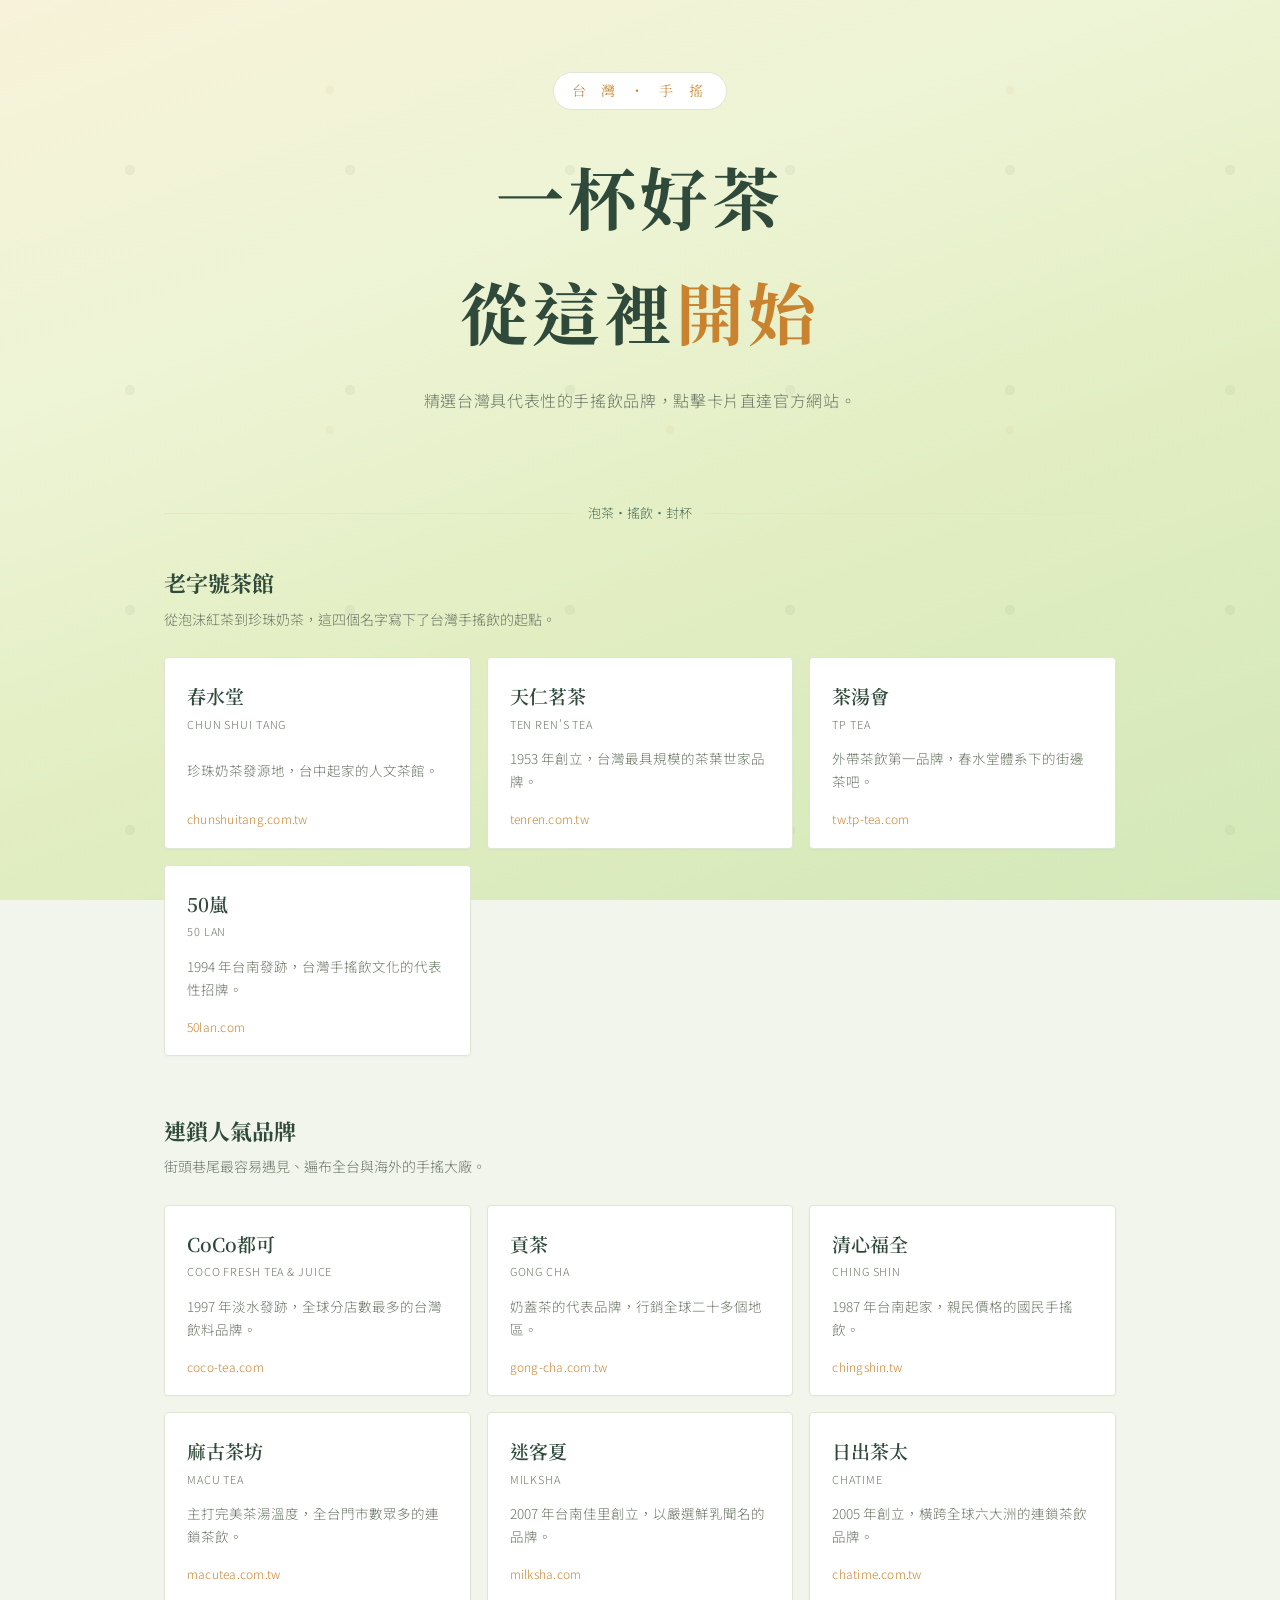
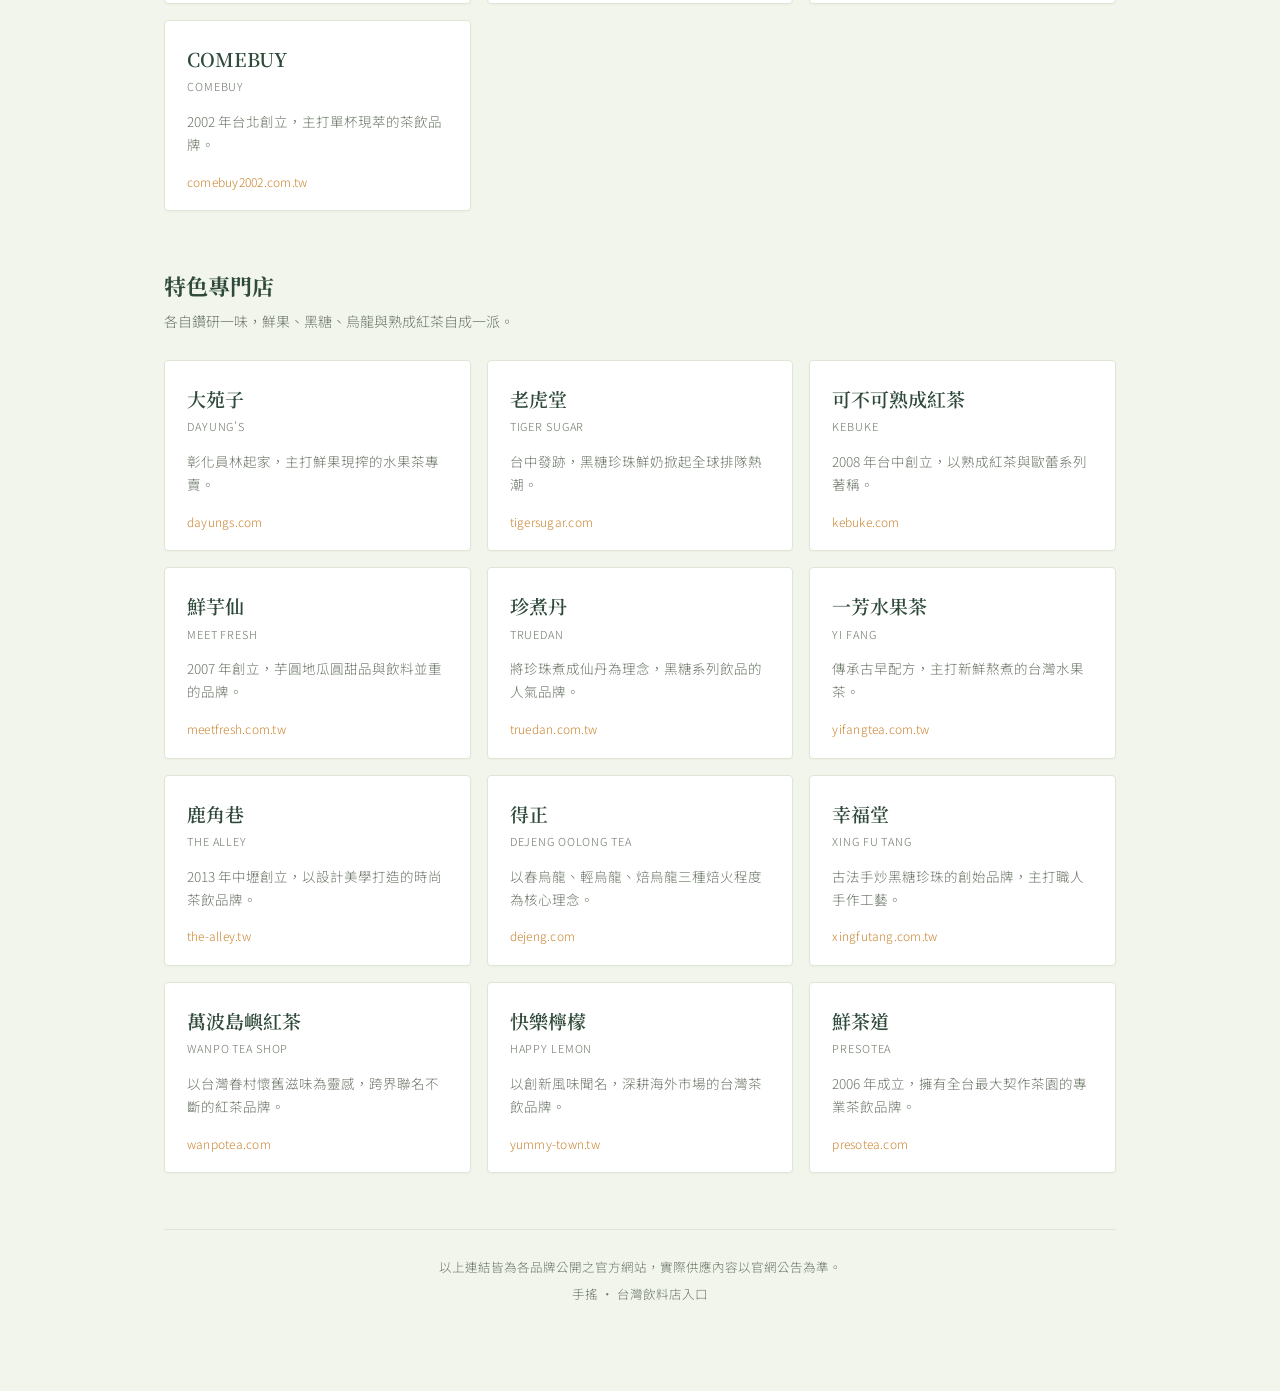
<file: index.html>
<!DOCTYPE html>
<html lang="zh-Hant">
<head>
<meta charset="UTF-8">
<meta name="viewport" content="width=device-width, initial-scale=1.0">
<title>手搖飲料店入口</title>
<link rel="preconnect" href="https://fonts.googleapis.com">
<link href="https://fonts.googleapis.com/css2?family=Noto+Serif+TC:wght@400;600;700&family=Noto+Sans+TC:wght@300;400;500&display=swap" rel="stylesheet">
<style>
  :root{
    --bg: #f2f5ec;
    --bg-panel: #ffffff;
    --tea-green: #2f4a3a;
    --tea-green-soft: #4c6e57;
    --amber: #c9832e;
    --amber-soft: #e3a857;
    --ink: #2a2f28;
    --muted: #6c7768;
    --line: #dfe6d6;
  }
  *{ box-sizing: border-box; }
  html,body{
    margin:0; padding:0;
    background: var(--bg);
    color: var(--ink);
    font-family: 'Noto Sans TC', sans-serif;
    font-weight: 300;
    line-height: 1.7;
  }
  body{
    background-image:
      linear-gradient(160deg, #f7f2d9 0%, #eef4d6 30%, #e2eec2 60%, #d3e8b8 100%),
      radial-gradient(circle at 6% 10%, rgba(201,131,46,0.06) 0, transparent 40%),
      radial-gradient(circle at 94% 85%, rgba(47,74,58,0.06) 0, transparent 45%);
    background-attachment: fixed;
  }

  .pearls{
    position: fixed; inset:0; pointer-events:none; z-index:0; opacity:0.55;
    background-image:
      radial-gradient(circle, rgba(47,74,58,0.09) 5px, transparent 5.5px),
      radial-gradient(circle, rgba(201,131,46,0.10) 4px, transparent 4.5px);
    background-size: 220px 220px, 340px 340px;
    background-position: 20px 60px, 160px 260px;
  }

  .wrap{ position: relative; z-index:1; max-width: 1000px; margin: 0 auto; padding: 0 24px 80px; }

  header.hero{
    padding: 72px 0 40px;
    text-align: center;
  }
  .eyebrow-mark{
    display:inline-block;
    font-family:'Noto Serif TC', serif;
    font-size: 14px;
    letter-spacing: 0.4em;
    color: var(--amber);
    border: 1px solid var(--line);
    background: var(--bg-panel);
    padding: 6px 18px;
    border-radius: 999px;
    margin-bottom: 28px;
  }
  h1{
    font-family:'Noto Serif TC', serif;
    font-weight: 700;
    font-size: clamp(40px, 8vw, 68px);
    margin: 0 0 18px;
    letter-spacing: 0.06em;
    color: var(--tea-green);
  }
  h1 .accent{ color: var(--amber); }
  .tagline{
    max-width: 480px; margin: 0 auto;
    color: var(--muted);
    font-size: 16px;
    letter-spacing: 0.04em;
  }

  .divider{
    display:flex; align-items:center; gap:14px;
    margin: 48px 0 40px;
    color: var(--tea-green-soft);
    font-size: 13px;
  }
  .divider::before, .divider::after{
    content:""; flex:1; height:1px; background: var(--line);
  }

  section.group{ margin-bottom: 56px; }
  .group-title{
    font-family:'Noto Serif TC', serif;
    font-size: 22px;
    color: var(--tea-green);
    margin: 0 0 6px;
  }
  .group-desc{
    font-size: 14px;
    color: var(--muted);
    margin: 0 0 26px;
  }

  .grid{
    display:grid;
    grid-template-columns: repeat(auto-fill, minmax(230px, 1fr));
    gap: 16px;
  }

  a.card{
    display:flex; flex-direction:column; justify-content: space-between;
    background: var(--bg-panel);
    border: 1px solid var(--line);
    border-radius: 4px;
    padding: 22px 22px 18px;
    text-decoration:none;
    color: inherit;
    min-height: 138px;
    box-shadow: 0 1px 2px rgba(47,74,58,0.04);
    transition: border-color 0.25s ease, transform 0.25s ease, box-shadow 0.25s ease;
  }
  a.card:hover{
    border-color: var(--amber-soft);
    transform: translateY(-3px);
    box-shadow: 0 10px 22px rgba(47,74,58,0.08);
  }
  a.card:focus-visible{
    outline: 2px solid var(--amber);
    outline-offset: 3px;
  }
  .card-name{
    font-family:'Noto Serif TC', serif;
    font-weight: 600;
    font-size: 19px;
    color: var(--tea-green);
  }
  .card-en{
    font-size: 11px;
    letter-spacing: 0.08em;
    color: var(--muted);
    text-transform: uppercase;
    margin-top: 2px;
  }
  .card-desc{
    font-size: 13.5px;
    color: var(--muted);
    margin-top: 14px;
  }
  .card-url{
    font-size: 12px;
    color: var(--amber);
    margin-top: 16px;
    letter-spacing: 0.02em;
  }
  a.card:hover .card-url{ color: #a8681e; }

  footer{
    text-align:center;
    padding-top: 20px;
    border-top: 1px solid var(--line);
    color: var(--muted);
    font-size: 12.5px;
  }
  footer p{ margin: 6px 0; }

  @media (prefers-reduced-motion: reduce){
    a.card{ transition: none; }
  }

  @keyframes riseIn{
    from{ opacity:0; transform: translateY(14px); }
    to{ opacity:1; transform: translateY(0); }
  }
  header.hero{ animation: riseIn 0.7s ease both; }
</style>
</head>
<body>
<div class="pearls"></div>
<div class="wrap">

  <header class="hero">
    <span class="eyebrow-mark">台 灣 ・ 手 搖</span>
    <h1>一杯好茶<br>從這裡<span class="accent">開始</span></h1>
    <p class="tagline">精選台灣具代表性的手搖飲品牌，點擊卡片直達官方網站。</p>
  </header>

  <div class="divider">泡茶・搖飲・封杯</div>

  <section class="group">
    <h2 class="group-title">老字號茶館</h2>
    <p class="group-desc">從泡沫紅茶到珍珠奶茶，這四個名字寫下了台灣手搖飲的起點。</p>
    <div class="grid">
      <a class="card" href="https://www.chunshuitang.com.tw/" target="_blank" rel="noopener">
        <div>
          <div class="card-name">春水堂</div>
          <div class="card-en">Chun Shui Tang</div>
        </div>
        <div class="card-desc">珍珠奶茶發源地，台中起家的人文茶館。</div>
        <div class="card-url">chunshuitang.com.tw</div>
      </a>
      <a class="card" href="https://www.tenren.com.tw/" target="_blank" rel="noopener">
        <div>
          <div class="card-name">天仁茗茶</div>
          <div class="card-en">Ten Ren's Tea</div>
        </div>
        <div class="card-desc">1953 年創立，台灣最具規模的茶葉世家品牌。</div>
        <div class="card-url">tenren.com.tw</div>
      </a>
      <a class="card" href="https://tw.tp-tea.com/" target="_blank" rel="noopener">
        <div>
          <div class="card-name">茶湯會</div>
          <div class="card-en">TP TEA</div>
        </div>
        <div class="card-desc">外帶茶飲第一品牌，春水堂體系下的街邊茶吧。</div>
        <div class="card-url">tw.tp-tea.com</div>
      </a>
      <a class="card" href="http://www.50lan.com/" target="_blank" rel="noopener">
        <div>
          <div class="card-name">50嵐</div>
          <div class="card-en">50 Lan</div>
        </div>
        <div class="card-desc">1994 年台南發跡，台灣手搖飲文化的代表性招牌。</div>
        <div class="card-url">50lan.com</div>
      </a>
    </div>
  </section>

  <section class="group">
    <h2 class="group-title">連鎖人氣品牌</h2>
    <p class="group-desc">街頭巷尾最容易遇見、遍布全台與海外的手搖大廠。</p>
    <div class="grid">
      <a class="card" href="https://www.coco-tea.com/" target="_blank" rel="noopener">
        <div>
          <div class="card-name">CoCo都可</div>
          <div class="card-en">CoCo Fresh Tea &amp; Juice</div>
        </div>
        <div class="card-desc">1997 年淡水發跡，全球分店數最多的台灣飲料品牌。</div>
        <div class="card-url">coco-tea.com</div>
      </a>
      <a class="card" href="https://www.gong-cha.com.tw/" target="_blank" rel="noopener">
        <div>
          <div class="card-name">貢茶</div>
          <div class="card-en">Gong Cha</div>
        </div>
        <div class="card-desc">奶蓋茶的代表品牌，行銷全球二十多個地區。</div>
        <div class="card-url">gong-cha.com.tw</div>
      </a>
      <a class="card" href="https://www.chingshin.tw/" target="_blank" rel="noopener">
        <div>
          <div class="card-name">清心福全</div>
          <div class="card-en">Ching Shin</div>
        </div>
        <div class="card-desc">1987 年台南起家，親民價格的國民手搖飲。</div>
        <div class="card-url">chingshin.tw</div>
      </a>
      <a class="card" href="http://macutea.com.tw/" target="_blank" rel="noopener">
        <div>
          <div class="card-name">麻古茶坊</div>
          <div class="card-en">Macu Tea</div>
        </div>
        <div class="card-desc">主打完美茶湯溫度，全台門市數眾多的連鎖茶飲。</div>
        <div class="card-url">macutea.com.tw</div>
      </a>
      <a class="card" href="https://www.milksha.com/" target="_blank" rel="noopener">
        <div>
          <div class="card-name">迷客夏</div>
          <div class="card-en">Milksha</div>
        </div>
        <div class="card-desc">2007 年台南佳里創立，以嚴選鮮乳聞名的品牌。</div>
        <div class="card-url">milksha.com</div>
      </a>
      <a class="card" href="https://www.chatime.com.tw/zh/" target="_blank" rel="noopener">
        <div>
          <div class="card-name">日出茶太</div>
          <div class="card-en">Chatime</div>
        </div>
        <div class="card-desc">2005 年創立，橫跨全球六大洲的連鎖茶飲品牌。</div>
        <div class="card-url">chatime.com.tw</div>
      </a>
      <a class="card" href="https://www.comebuy2002.com.tw/" target="_blank" rel="noopener">
        <div>
          <div class="card-name">COMEBUY</div>
          <div class="card-en">Comebuy</div>
        </div>
        <div class="card-desc">2002 年台北創立，主打單杯現萃的茶飲品牌。</div>
        <div class="card-url">comebuy2002.com.tw</div>
      </a>
    </div>
  </section>

  <section class="group">
    <h2 class="group-title">特色專門店</h2>
    <p class="group-desc">各自鑽研一味，鮮果、黑糖、烏龍與熟成紅茶自成一派。</p>
    <div class="grid">
      <a class="card" href="https://www.dayungs.com/" target="_blank" rel="noopener">
        <div>
          <div class="card-name">大苑子</div>
          <div class="card-en">DaYung's</div>
        </div>
        <div class="card-desc">彰化員林起家，主打鮮果現搾的水果茶專賣。</div>
        <div class="card-url">dayungs.com</div>
      </a>
      <a class="card" href="https://tigersugar.com/" target="_blank" rel="noopener">
        <div>
          <div class="card-name">老虎堂</div>
          <div class="card-en">Tiger Sugar</div>
        </div>
        <div class="card-desc">台中發跡，黑糖珍珠鮮奶掀起全球排隊熱潮。</div>
        <div class="card-url">tigersugar.com</div>
      </a>
      <a class="card" href="https://kebuke.com/" target="_blank" rel="noopener">
        <div>
          <div class="card-name">可不可熟成紅茶</div>
          <div class="card-en">Kebuke</div>
        </div>
        <div class="card-desc">2008 年台中創立，以熟成紅茶與歐蕾系列著稱。</div>
        <div class="card-url">kebuke.com</div>
      </a>
      <a class="card" href="https://www.meetfresh.com.tw/" target="_blank" rel="noopener">
        <div>
          <div class="card-name">鮮芋仙</div>
          <div class="card-en">Meet Fresh</div>
        </div>
        <div class="card-desc">2007 年創立，芋圓地瓜圓甜品與飲料並重的品牌。</div>
        <div class="card-url">meetfresh.com.tw</div>
      </a>
      <a class="card" href="https://www.truedan.com.tw/" target="_blank" rel="noopener">
        <div>
          <div class="card-name">珍煮丹</div>
          <div class="card-en">Truedan</div>
        </div>
        <div class="card-desc">將珍珠煮成仙丹為理念，黑糖系列飲品的人氣品牌。</div>
        <div class="card-url">truedan.com.tw</div>
      </a>
      <a class="card" href="https://yifangtea.com.tw/zh/" target="_blank" rel="noopener">
        <div>
          <div class="card-name">一芳水果茶</div>
          <div class="card-en">Yi Fang</div>
        </div>
        <div class="card-desc">傳承古早配方，主打新鮮熬煮的台灣水果茶。</div>
        <div class="card-url">yifangtea.com.tw</div>
      </a>
      <a class="card" href="https://www.the-alley.tw/" target="_blank" rel="noopener">
        <div>
          <div class="card-name">鹿角巷</div>
          <div class="card-en">The Alley</div>
        </div>
        <div class="card-desc">2013 年中壢創立，以設計美學打造的時尚茶飲品牌。</div>
        <div class="card-url">the-alley.tw</div>
      </a>
      <a class="card" href="https://dejeng.com/" target="_blank" rel="noopener">
        <div>
          <div class="card-name">得正</div>
          <div class="card-en">Dejeng Oolong Tea</div>
        </div>
        <div class="card-desc">以春烏龍、輕烏龍、焙烏龍三種焙火程度為核心理念。</div>
        <div class="card-url">dejeng.com</div>
      </a>
      <a class="card" href="https://www.xingfutang.com.tw/" target="_blank" rel="noopener">
        <div>
          <div class="card-name">幸福堂</div>
          <div class="card-en">Xing Fu Tang</div>
        </div>
        <div class="card-desc">古法手炒黑糖珍珠的創始品牌，主打職人手作工藝。</div>
        <div class="card-url">xingfutang.com.tw</div>
      </a>
      <a class="card" href="https://wanpotea.com/" target="_blank" rel="noopener">
        <div>
          <div class="card-name">萬波島嶼紅茶</div>
          <div class="card-en">Wanpo Tea Shop</div>
        </div>
        <div class="card-desc">以台灣眷村懷舊滋味為靈感，跨界聯名不斷的紅茶品牌。</div>
        <div class="card-url">wanpotea.com</div>
      </a>
      <a class="card" href="http://www.yummy-town.tw/" target="_blank" rel="noopener">
        <div>
          <div class="card-name">快樂檸檬</div>
          <div class="card-en">Happy Lemon</div>
        </div>
        <div class="card-desc">以創新風味聞名，深耕海外市場的台灣茶飲品牌。</div>
        <div class="card-url">yummy-town.tw</div>
      </a>
      <a class="card" href="https://www.presotea.com/" target="_blank" rel="noopener">
        <div>
          <div class="card-name">鮮茶道</div>
          <div class="card-en">Presotea</div>
        </div>
        <div class="card-desc">2006 年成立，擁有全台最大契作茶園的專業茶飲品牌。</div>
        <div class="card-url">presotea.com</div>
      </a>
    </div>
  </section>

  <footer>
    <p>以上連結皆為各品牌公開之官方網站，實際供應內容以官網公告為準。</p>
    <p>手搖 · 台灣飲料店入口</p>
  </footer>

</div>
</body>
</html>
</file>
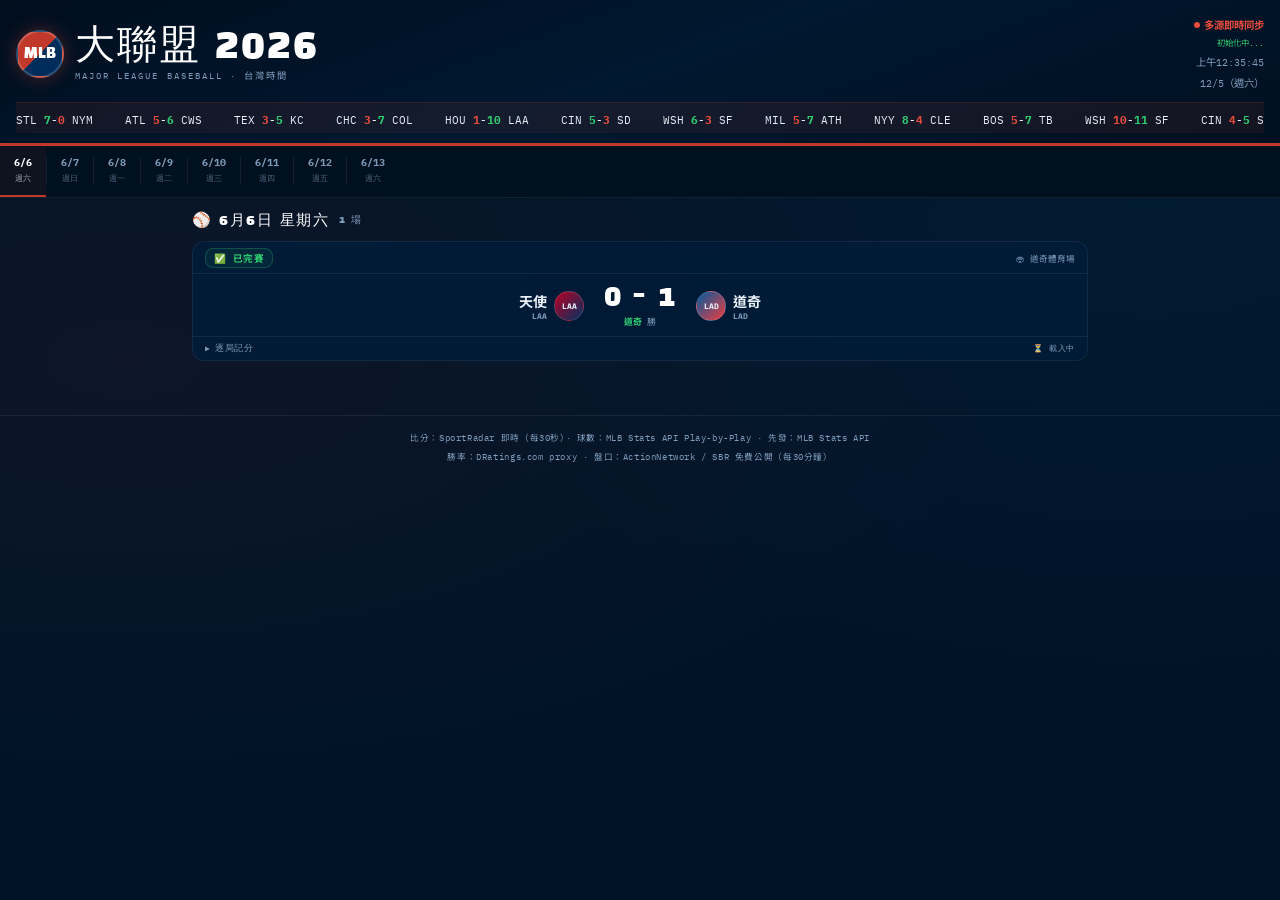
<file: mlb.html>
<!DOCTYPE html>
<html lang="zh-TW">
<head>
<meta charset="UTF-8">
<meta name="viewport" content="width=device-width, initial-scale=1.0">
<title>MLB 大聯盟 2026</title>
<link href="https://fonts.googleapis.com/css2?family=Black+Han+Sans&family=IBM+Plex+Mono:wght@400;600;700&family=Noto+Sans+TC:wght@300;400;700&display=swap" rel="stylesheet">
<style>
:root{
  --navy:#001428;--navy2:#001f3f;--navy3:#002d5c;
  --red:#c0392b;--red2:#e74c3c;
  --gold:#f39c12;--grass:#2ecc71;--sky:#3498db;
  --text:#e8f0f8;--muted:#7f9bba;
  --card:rgba(0,28,56,0.88);--border:rgba(255,255,255,0.07);
}
*{margin:0;padding:0;box-sizing:border-box;}
body{font-family:'IBM Plex Mono','Noto Sans TC',monospace;background:var(--navy);color:var(--text);min-height:100vh;overflow-x:hidden;}
body::before{content:'';position:fixed;inset:0;pointer-events:none;z-index:0;
  background:radial-gradient(ellipse at 10% 40%,rgba(192,57,43,.07) 0%,transparent 55%),
             radial-gradient(ellipse at 90% 20%,rgba(52,152,219,.05) 0%,transparent 50%);}
.wrap{position:relative;z-index:1;}

/* ── HEADER ── */
header{background:linear-gradient(160deg,#000e1e,#001830,#001020);border-bottom:3px solid var(--red);padding:14px 16px 10px;}
.hdr-top{display:flex;align-items:center;justify-content:space-between;gap:10px;margin-bottom:8px;}
.mlb-badge{width:48px;height:48px;border-radius:50%;flex-shrink:0;
  background:linear-gradient(135deg,var(--red) 50%,var(--navy3) 50%);
  display:flex;align-items:center;justify-content:center;
  font-family:'Black Han Sans',sans-serif;font-size:.9rem;color:#fff;
  border:2px solid rgba(255,255,255,.18);box-shadow:0 0 18px rgba(192,57,43,.4);}
.mlb-title{font-family:'Black Han Sans',sans-serif;font-size:clamp(1.5rem,5vw,2.5rem);letter-spacing:.05em;color:#fff;line-height:1;}
.mlb-sub{font-size:.58rem;color:var(--muted);letter-spacing:.22em;text-transform:uppercase;margin-top:2px;}
.hdr-right{text-align:right;font-size:.65rem;color:var(--muted);line-height:2;}
.live-dot{display:inline-flex;align-items:center;gap:4px;color:var(--red2);font-weight:700;}
.pulse{width:6px;height:6px;background:var(--red2);border-radius:50%;animation:blink 1s infinite;display:inline-block;}
@keyframes blink{0%,100%{opacity:1}50%{opacity:.3}}

/* ── TICKER ── */
.ticker-wrap{overflow:hidden;background:rgba(192,57,43,.1);border-top:1px solid rgba(192,57,43,.2);padding:5px 0;}
.ticker{display:inline-flex;gap:32px;white-space:nowrap;animation:scroll 70s linear infinite;}
.ticker:hover{animation-play-state:paused;}
@keyframes scroll{from{transform:translateX(0)}to{transform:translateX(-50%)}}
.ti{font-size:.66rem;}.ti .w{color:var(--grass);font-weight:700;}.ti .l{color:var(--red2);font-weight:700;}.ti .lv{color:var(--gold);font-weight:700;}

/* ── DATE NAV ── */
.date-nav{display:flex;align-items:center;background:#00101e;border-bottom:1px solid var(--border);
  overflow-x:auto;scrollbar-width:none;position:sticky;top:0;z-index:50;}
.date-nav::-webkit-scrollbar{display:none;}
.date-btn{flex-shrink:0;padding:9px 14px;font-family:'IBM Plex Mono',monospace;
  font-size:.65rem;color:var(--muted);background:none;border:none;cursor:pointer;
  border-bottom:2px solid transparent;white-space:nowrap;transition:all .2s;line-height:1.5;}
.date-btn:hover{color:var(--text);}
.date-btn.active{color:#fff;border-bottom-color:var(--red);background:rgba(192,57,43,.08);}
.date-btn.today{color:var(--gold)!important;}
.date-btn.today.active{border-bottom-color:var(--gold);}
.date-sep{width:1px;height:28px;background:var(--border);flex-shrink:0;}

/* ── MAIN ── */
.main{padding:12px 12px 32px;max-width:920px;margin:0 auto;}
.sec-hdr{display:flex;align-items:center;gap:10px;font-family:'Black Han Sans',sans-serif;
  font-size:.95rem;letter-spacing:.1em;color:#fff;margin-bottom:10px;}
.sec-count{font-size:.6rem;color:var(--muted);font-weight:normal;}
.refresh-time{font-size:.52rem;color:var(--muted);margin-left:auto;}

/* ── GAME CARD ── */
.game-card{background:var(--card);border:1px solid var(--border);border-radius:12px;
  margin-bottom:10px;overflow:hidden;backdrop-filter:blur(6px);transition:border-color .2s;
  animation:fadeUp .3s ease both;}
@keyframes fadeUp{from{opacity:0;transform:translateY(10px)}to{opacity:1;transform:translateY(0)}}
.game-card.live-game{border-color:rgba(192,57,43,.5);box-shadow:0 0 16px rgba(192,57,43,.12);}
.game-card.final-game{opacity:.82;}

/* ── TOP BAR（左上角狀態）── */
.gc-topbar{display:flex;align-items:center;justify-content:space-between;
  padding:6px 12px 5px;border-bottom:1px solid var(--border);gap:6px;flex-wrap:wrap;}
.gc-status-badge{display:inline-flex;align-items:center;gap:5px;font-size:.6rem;font-weight:700;
  padding:2px 8px;border-radius:8px;letter-spacing:.05em;flex-shrink:0;}
.badge-live{color:var(--red2);background:rgba(192,57,43,.12);border:1px solid rgba(192,57,43,.35);}
.badge-final{color:var(--grass);background:rgba(46,204,113,.08);border:1px solid rgba(46,204,113,.25);}
.badge-sched{color:var(--sky);background:rgba(52,152,219,.08);border:1px solid rgba(52,152,219,.25);}

/* 局數 + 好壞球 inline */
.gc-game-info{display:flex;align-items:center;gap:8px;flex-wrap:wrap;}
.gc-inning-label{font-size:.58rem;color:var(--text);font-weight:600;}
.gc-count-display{font-size:.55rem;color:var(--muted);}

/* 球數（好壞球圓點）*/
.count-dots{display:inline-flex;gap:3px;align-items:center;}
.dot{width:7px;height:7px;border-radius:50%;border:1px solid rgba(255,255,255,.25);background:transparent;}
.dot.ball{background:#2ecc71;border-color:#2ecc71;}
.dot.strike{background:#e74c3c;border-color:#e74c3c;}
.dot.out{width:7px;height:7px;background:#f39c12;border-color:#f39c12;}

.gc-venue{font-size:.54rem;color:var(--muted);text-align:right;overflow:hidden;text-overflow:ellipsis;white-space:nowrap;max-width:46%;flex:1;}

/* ── SCORE ROW ── */
.gc-score-row{display:grid;grid-template-columns:1fr 100px 1fr;align-items:center;gap:6px;padding:10px 12px 8px;}
.gc-team{display:flex;align-items:center;gap:7px;font-size:.88rem;font-weight:700;}
.gc-team.away{flex-direction:row-reverse;text-align:right;}
.team-badge{width:30px;height:30px;border-radius:50%;display:flex;align-items:center;justify-content:center;
  font-size:.5rem;font-weight:700;flex-shrink:0;border:1px solid rgba(255,255,255,.14);}
.gc-mid{text-align:center;}
.gc-score{font-family:'Black Han Sans',sans-serif;font-size:1.8rem;color:#fff;line-height:1;letter-spacing:.04em;}
.gc-score.live{color:var(--gold);}
.gc-win-lbl{font-size:.56rem;color:var(--muted);margin-top:2px;}
.gc-win-lbl b{color:var(--grass);}
.team-pct{font-family:'IBM Plex Mono',monospace;font-size:.6rem;margin-top:3px;letter-spacing:.02em;}
.pct-lead{color:var(--grass);font-weight:700;}
.pct-trail{color:var(--muted);}
.gc-vs{font-size:.72rem;color:var(--muted);}
.gc-tw-time{font-size:.58rem;color:var(--sky);margin-top:2px;}

/* ── LINESCORE ── */
.gc-ls{padding:0 12px 6px;overflow-x:auto;scrollbar-width:none;}
.gc-ls::-webkit-scrollbar{display:none;}
.ls-skeleton{font-size:.54rem;color:var(--muted);font-style:italic;padding:4px 0;}
.ls-toggle{
  display:flex;align-items:center;gap:5px;
  width:100%;padding:5px 12px;
  background:none;border:none;border-top:1px solid var(--border);
  color:var(--muted);font-size:.56rem;font-family:'IBM Plex Mono',monospace;
  cursor:pointer;text-align:left;letter-spacing:.06em;
  transition:color .15s;
}
.ls-toggle:hover{color:var(--text);}
.ls-toggle .arrow{font-size:.5rem;transition:transform .2s;}
.ls-toggle.open .arrow{transform:rotate(90deg);}
.ls-body{display:none;overflow:hidden;}
.ls-body.open{display:block;}
.ls-tbl{border-collapse:collapse;font-size:.52rem;font-family:'IBM Plex Mono',monospace;min-width:max-content;}
.ls-tbl td{padding:2px 5px;text-align:center;min-width:18px;}
.ls-tbl .ll{color:var(--muted);text-align:left;padding-right:8px;font-size:.5rem;min-width:28px;}
.ls-tbl .lh{color:var(--muted);}
.ls-tbl .lt{color:var(--gold);font-weight:700;border-left:1px solid var(--border);padding-left:6px;min-width:22px;}
.ls-tbl .lth{color:var(--muted);border-left:1px solid var(--border);padding-left:6px;}
.ls-tbl .lr{color:var(--sky);padding-left:4px;}
.ls-tbl .lrh{color:var(--muted);padding-left:4px;}
.ls-cur{background:rgba(243,156,18,.12);border-radius:2px;}

/* ── PITCHERS ── */
.gc-pit{display:grid;grid-template-columns:1fr auto 1fr;gap:6px;
  padding:5px 12px 6px;border-top:1px solid var(--border);font-size:.6rem;}
.pit-s{color:var(--muted);line-height:1.6;}
.pit-s b{color:var(--text);font-weight:600;}
.pit-sep{text-align:center;color:rgba(255,255,255,.12);font-size:.8rem;}

/* ── PREDICT (no bar, inline only) ── */

/* ── 盤口 ML 行（第三列底部，緊湊）── */
.gc-ml-row{
  padding:4px 12px 8px;border-top:1px solid var(--border);
  display:grid;grid-template-columns:1fr auto 1fr;align-items:center;gap:6px;
}
.ml-away{text-align:left;}
.ml-home{text-align:right;}
.ml-val{font-family:'IBM Plex Mono',monospace;font-size:.78rem;font-weight:700;}
.ml-val.fav{color:var(--grass);}
.ml-val.dog{color:var(--red2);}
.ml-val.even{color:var(--gold);}
.ml-center{text-align:center;}
.ml-src{font-size:.46rem;color:var(--muted);}
.ml-ou{font-size:.56rem;color:var(--muted);}
.ml-ou b{color:var(--sky);}

/* TEAM COLORS */
.tc-NYY{background:linear-gradient(135deg,#003087,#1a4a9b);}
.tc-BOS{background:linear-gradient(135deg,#bd3039,#0d2b56);}
.tc-LAD{background:linear-gradient(135deg,#005a9c,#ef3e42);}
.tc-SFG,.tc-SF{background:linear-gradient(135deg,#fd5a1e,#27251f);}
.tc-CHC{background:linear-gradient(135deg,#0e3386,#cc3433);}
.tc-STL{background:linear-gradient(135deg,#c41e3a,#0c2340);}
.tc-HOU{background:linear-gradient(135deg,#002d62,#eb6e1f);}
.tc-ATL{background:linear-gradient(135deg,#ce1141,#13274f);}
.tc-PHI{background:linear-gradient(135deg,#e81828,#002d72);}
.tc-NYM{background:linear-gradient(135deg,#002d72,#ff5910);}
.tc-MIL{background:linear-gradient(135deg,#12284b,#b6922e);}
.tc-MIN{background:linear-gradient(135deg,#002b5c,#d31145);}
.tc-TOR{background:linear-gradient(135deg,#134a8e,#1d2d5c);}
.tc-SEA{background:linear-gradient(135deg,#005c5c,#0c2c56);}
.tc-TEX{background:linear-gradient(135deg,#003278,#c0111f);}
.tc-CLE{background:linear-gradient(135deg,#00385d,#e31937);}
.tc-DET{background:linear-gradient(135deg,#0c2340,#fa4616);}
.tc-TB{background:linear-gradient(135deg,#092c5c,#8fbce6);}
.tc-BAL{background:linear-gradient(135deg,#df4601,#000);}
.tc-KC{background:linear-gradient(135deg,#004687,#bd9b60);}
.tc-ATH,.tc-OAK{background:linear-gradient(135deg,#003831,#efb21e);}
.tc-LAA{background:linear-gradient(135deg,#ba0021,#003263);}
.tc-CWS{background:linear-gradient(135deg,#27251f,#c4ced4);}
.tc-SD{background:linear-gradient(135deg,#2f241d,#ffc425);}
.tc-COL{background:linear-gradient(135deg,#33006f,#c4ced4);}
.tc-MIA{background:linear-gradient(135deg,#00a3e0,#ff6600);}
.tc-WSH,.tc-WSN{background:linear-gradient(135deg,#ab0003,#14225a);}
.tc-PIT{background:linear-gradient(135deg,#27251f,#fdb827);}
.tc-CIN{background:linear-gradient(135deg,#c6011f,#000);}
.tc-AZ,.tc-ARI{background:linear-gradient(135deg,#a71930,#e3d4ad);}

.loading{text-align:center;padding:36px;color:var(--muted);}
.spinner{width:28px;height:28px;border:3px solid rgba(52,152,219,.2);border-top-color:var(--sky);
  border-radius:50%;animation:spin .7s linear infinite;margin:0 auto 8px;}
@keyframes spin{to{transform:rotate(360deg)}}
footer{text-align:center;padding:12px;color:var(--muted);font-size:.54rem;
  letter-spacing:.07em;border-top:1px solid var(--border);margin-top:12px;line-height:2.2;}
@media(max-width:420px){.gc-score-row{grid-template-columns:1fr 80px 1fr;}.gc-score{font-size:1.4rem;}.gc-odds{grid-template-columns:1fr auto 1fr;}}
</style>
</head>
<body><div class="wrap">

<header>
  <div class="hdr-top">
    <div style="display:flex;align-items:center;gap:11px;">
      <div class="mlb-badge">MLB</div>
      <div>
        <div class="mlb-title">大聯盟 2026</div>
        <div class="mlb-sub">Major League Baseball · 台灣時間</div>
      </div>
    </div>
    <div class="hdr-right">
      <div class="live-dot"><span class="pulse"></span>多源即時同步</div>
      <div id="hdr-sync" style="font-size:.52rem;color:var(--grass);">初始化中...</div>
      <div id="hdr-time">--:--:--</div>
      <div id="hdr-date">--</div>
    </div>
  </div>
  <div class="ticker-wrap"><div class="ticker" id="ticker"><span class="ti">載入中...</span><span class="ti">載入中...</span></div></div>
</header>

<div class="date-nav" id="date-nav"></div>
<div class="main" id="main-content"><div class="loading"><div class="spinner"></div>載入賽程...</div></div>

<footer>
  比分：SportRadar 即時（每30秒）· 球數：MLB Stats API Play-by-Play · 先發：MLB Stats API<br>
  勝率：DRatings.com proxy · 盤口：ActionNetwork / SBR 免費公開（每30分鐘）
</footer>
</div>

<script>
// ════════════════════════════════════════════
// 球隊資料
// ════════════════════════════════════════════
const T={
  NYY:{zh:'洋基',venue:'洋基體育場'},BOS:{zh:'紅襪',venue:'芬威球場'},
  TOR:{zh:'藍鳥',venue:'羅傑斯中心'},BAL:{zh:'金鶯',venue:'坎登院子'},
  TB:{zh:'光芒',venue:'特羅彼卡納球場'},CLE:{zh:'守護者',venue:'普羅格雷斯球場'},
  MIN:{zh:'雙城',venue:'目標球場'},DET:{zh:'老虎',venue:'科默里卡球場'},
  KC:{zh:'皇家',venue:'卡夫曼體育場'},CWS:{zh:'白襪',venue:'保障費率球場'},
  HOU:{zh:'太空人',venue:'美粒果球場'},SEA:{zh:'水手',venue:'T-Mobile球場'},
  TEX:{zh:'遊騎兵',venue:'環球人壽球場'},LAA:{zh:'天使',venue:'天使體育場'},
  ATH:{zh:'運動家',venue:'薩克拉門托球場'},OAK:{zh:'運動家',venue:'薩克拉門托球場'},
  NYM:{zh:'大都會',venue:'花旗球場'},ATL:{zh:'勇士',venue:'信任公園'},
  PHI:{zh:'費城人',venue:'公民銀行球場'},MIA:{zh:'馬林魚',venue:'羅恩馬利斯球場'},
  WSH:{zh:'國民',venue:'國民球場'},WSN:{zh:'國民',venue:'國民球場'},
  CHC:{zh:'小熊',venue:'瑞格利球場'},STL:{zh:'紅雀',venue:'布希體育場'},
  MIL:{zh:'釀酒人',venue:'美國家族球場'},PIT:{zh:'海盜',venue:'PNC球場'},
  CIN:{zh:'紅人',venue:'大美利堅球場'},LAD:{zh:'道奇',venue:'道奇體育場'},
  SF:{zh:'巨人',venue:'神諭球場'},SFG:{zh:'巨人',venue:'神諭球場'},
  SD:{zh:'教士',venue:'皮特科球場'},AZ:{zh:'響尾蛇',venue:'蔡斯球場'},
  ARI:{zh:'響尾蛇',venue:'蔡斯球場'},COL:{zh:'落磯',venue:'庫爾斯球場'},
};
const ti=a=>T[a]||T[a?.toUpperCase()]||{zh:a||'',venue:''};
const tc=a=>'tc-'+(a||'').toUpperCase();

// ════════════════════════════════════════════
// 台灣時間
// ════════════════════════════════════════════
function twISO(u){return new Date(new Date(u).getTime()+8*3600000).toISOString().slice(0,10);}
function todayTW(){return twISO(new Date());}
function twTime(u){return new Date(u).toLocaleTimeString('zh-TW',{timeZone:'Asia/Taipei',hour:'2-digit',minute:'2-digit',hour12:false});}
function twDateLbl(u){return new Date(u).toLocaleDateString('zh-TW',{timeZone:'Asia/Taipei',month:'numeric',day:'numeric'});}
function addDay(iso,n){const d=new Date(iso+'T12:00:00+08:00');d.setDate(d.getDate()+n);return d.toISOString().slice(0,10);}

const SR_INIT=[
  {id:"89787355",st:"closed",utc:"2026-06-06T02:10:00Z",home:"LAD",away:"LAA",score:{LAD:1,LAA:0},sbp:{},rhe:{}},
  {id:"17b87aa5",st:"closed",utc:"2026-06-06T17:10:00Z",home:"DET",away:"SEA",score:{DET:0,SEA:4},sbp:{},rhe:{}},
  {id:"e940c071",st:"closed",utc:"2026-06-06T18:10:00Z",home:"MIN",away:"KC",score:{MIN:2,KC:3},sbp:{},rhe:{}},
  {id:"17e97ff1",st:"closed",utc:"2026-06-06T18:15:00Z",home:"STL",away:"CIN",score:{STL:6,CIN:5},sbp:{},rhe:{}},
  {id:"2d0d6a0d",st:"closed",utc:"2026-06-06T18:20:00Z",home:"CHC",away:"SF",score:{CHC:3,SF:2},sbp:{},rhe:{}},
  {id:"5164bb07",st:"closed",utc:"2026-06-06T19:07:00Z",home:"TOR",away:"BAL",score:{TOR:6,BAL:4},sbp:{},rhe:{}},
  {id:"c389fda8",st:"closed",utc:"2026-06-06T20:05:00Z",home:"PHI",away:"CWS",score:{PHI:3,CWS:6},sbp:{},rhe:{}},
  {id:"53aa727b",st:"closed",utc:"2026-06-06T20:10:00Z",home:"ATL",away:"PIT",score:{ATL:6,PIT:3},sbp:{},rhe:{}},
  {id:"aec3cddd",st:"closed",utc:"2026-06-06T20:10:00Z",home:"AZ",away:"WSH",score:{AZ:1,WSH:6},sbp:{},rhe:{}},
  {id:"d993da3a",st:"closed",utc:"2026-06-06T20:10:00Z",home:"HOU",away:"ATH",score:{HOU:13,ATH:2},sbp:{},rhe:{}},
  {id:"e95a735c",st:"closed",utc:"2026-06-06T20:10:00Z",home:"MIA",away:"TB",score:{MIA:4,TB:3},sbp:{},rhe:{}},
  {id:"b6d042f7",st:"closed",utc:"2026-06-06T23:35:00Z",home:"TEX",away:"CLE",score:{TEX:0,CLE:6},sbp:{},rhe:{}},
  {id:"069e6c2a",st:"closed",utc:"2026-06-07T01:10:00Z",home:"COL",away:"MIL",score:{COL:1,MIL:7},sbp:{},rhe:{}},
  {id:"a481c73a",st:"closed",utc:"2026-06-07T02:10:00Z",home:"SD",away:"NYM",score:{SD:3,NYM:2},sbp:{},rhe:{}},
  {id:"d27bdbb9",st:"closed",utc:"2026-06-07T02:10:00Z",home:"LAD",away:"LAA",score:{LAD:9,LAA:2},sbp:{},rhe:{}},
  {id:"5f390cee",st:"closed",utc:"2026-06-07T17:35:00Z",home:"NYY",away:"BOS",score:{NYY:6,BOS:1},sbp:{},rhe:{}},
  {id:"e50095d6",st:"closed",utc:"2026-06-07T17:35:00Z",home:"ATL",away:"PIT",score:{ATL:3,PIT:2},sbp:{},rhe:{}},
  {id:"fb676497",st:"closed",utc:"2026-06-07T17:35:00Z",home:"PHI",away:"CWS",score:{PHI:9,CWS:5},sbp:{},rhe:{}},
  {id:"eb1ddf5f",st:"closed",utc:"2026-06-07T17:37:00Z",home:"TOR",away:"BAL",score:{TOR:6,BAL:4},sbp:{},rhe:{}},
  {id:"ecb31b84",st:"closed",utc:"2026-06-07T17:40:00Z",home:"DET",away:"SEA",score:{DET:5,SEA:4},sbp:{},rhe:{}},
  {id:"fc5427ae",st:"closed",utc:"2026-06-07T17:40:00Z",home:"MIA",away:"TB",score:{MIA:4,TB:1},sbp:{},rhe:{}},
  {id:"2c5b3423",st:"closed",utc:"2026-06-07T18:10:00Z",home:"MIN",away:"KC",score:{MIN:5,KC:6},sbp:{},rhe:{}},
  {id:"aa09b9a4",st:"closed",utc:"2026-06-07T18:10:00Z",home:"HOU",away:"ATH",score:{HOU:0,ATH:5},sbp:{},rhe:{}},
  {id:"a3bb6c39",st:"closed",utc:"2026-06-07T18:15:00Z",home:"STL",away:"CIN",score:{STL:5,CIN:3},sbp:{},rhe:{}},
  {id:"0ffffd5b",st:"closed",utc:"2026-06-07T18:35:00Z",home:"TEX",away:"CLE",score:{TEX:10,CLE:0},sbp:{},rhe:{}},
  {id:"cd62e495",st:"closed",utc:"2026-06-07T19:10:00Z",home:"COL",away:"MIL",score:{COL:4,MIL:12},sbp:{},rhe:{}},
  {id:"7a341386",st:"closed",utc:"2026-06-07T19:15:00Z",home:"AZ",away:"WSH",score:{AZ:5,WSH:1},sbp:{},rhe:{}},
  {id:"aad880ef",st:"closed",utc:"2026-06-07T20:10:00Z",home:"SD",away:"NYM",score:{SD:3,NYM:7},sbp:{},rhe:{}},
  {id:"f4445ead",st:"closed",utc:"2026-06-07T20:10:00Z",home:"LAD",away:"LAA",score:{LAD:5,LAA:13},sbp:{},rhe:{}},
  {id:"a9ae8574",st:"closed",utc:"2026-06-08T00:30:00Z",home:"CHC",away:"SF",score:{CHC:1,SF:2},sbp:{},rhe:{}},
  {id:"52a6fae1",st:"closed",utc:"2026-06-08T22:35:00Z",home:"BAL",away:"SEA",score:{BAL:3,SEA:6},sbp:{},rhe:{}},
  {id:"3c7c17e7",st:"closed",utc:"2026-06-08T22:40:00Z",home:"TB",away:"BOS",score:{TB:3,BOS:1},sbp:{},rhe:{}},
  {id:"66990254",st:"closed",utc:"2026-06-08T22:40:00Z",home:"CLE",away:"NYY",score:{CLE:5,NYY:7},sbp:{},rhe:{}},
  {id:"95b57ec2",st:"closed",utc:"2026-06-08T23:07:00Z",home:"TOR",away:"PHI",score:{TOR:2,PHI:5},sbp:{},rhe:{}},
  {id:"3042c795",st:"closed",utc:"2026-06-09T01:38:00Z",home:"LAA",away:"HOU",score:{LAA:4,HOU:5},sbp:{},rhe:{}},
  {id:"5b04aa79",st:"closed",utc:"2026-06-09T01:40:00Z",home:"SD",away:"CIN",score:{SD:6,CIN:2},sbp:{},rhe:{}},
  {id:"4c6ec49e",st:"closed",utc:"2026-06-09T01:45:00Z",home:"SF",away:"WSH",score:{SF:3,WSH:4},sbp:{},rhe:{}},
  {id:"b6d00fa3",st:"closed",utc:"2026-06-09T02:05:00Z",home:"ATH",away:"MIL",score:{ATH:14,MIL:15},sbp:{},rhe:{}},
  {id:"894a443a",st:"closed",utc:"2026-06-09T22:35:00Z",home:"BAL",away:"SEA",score:{BAL:3,SEA:2},sbp:{},rhe:{}},
  {id:"5c97693b",st:"closed",utc:"2026-06-09T22:40:00Z",home:"MIA",away:"AZ",score:{MIA:5,AZ:2},sbp:{},rhe:{}},
  {id:"aaa4ad34",st:"closed",utc:"2026-06-09T22:40:00Z",home:"TB",away:"BOS",score:{TB:2,BOS:4},sbp:{},rhe:{}},
  {id:"b568903b",st:"closed",utc:"2026-06-09T22:40:00Z",home:"CLE",away:"NYY",score:{CLE:3,NYY:6},sbp:{},rhe:{}},
  {id:"bed034ae",st:"closed",utc:"2026-06-09T22:40:00Z",home:"DET",away:"MIN",score:{DET:5,MIN:3},sbp:{},rhe:{}},
  {id:"d8400862",st:"closed",utc:"2026-06-09T22:40:00Z",home:"PIT",away:"LAD",score:{PIT:3,LAD:12},sbp:{},rhe:{}},
  {id:"936aa385",st:"closed",utc:"2026-06-09T23:07:00Z",home:"TOR",away:"PHI",score:{TOR:3,PHI:2},sbp:{},rhe:{}},
  {id:"87143836",st:"closed",utc:"2026-06-09T23:10:00Z",home:"NYM",away:"STL",score:{NYM:0,STL:7},sbp:{},rhe:{}},
  {id:"5d15be81",st:"closed",utc:"2026-06-09T23:40:00Z",home:"CWS",away:"ATL",score:{CWS:6,ATL:5},sbp:{},rhe:{}},
  {id:"ace6b424",st:"closed",utc:"2026-06-09T23:40:00Z",home:"KC",away:"TEX",score:{KC:5,TEX:3},sbp:{},rhe:{}},
  {id:"806d4626",st:"closed",utc:"2026-06-10T00:40:00Z",home:"COL",away:"CHC",score:{COL:7,CHC:3},sbp:{},rhe:{}},
  {id:"a7640683",st:"closed",utc:"2026-06-10T01:38:00Z",home:"LAA",away:"HOU",score:{LAA:10,HOU:1},sbp:{},rhe:{}},
  {id:"5063d62a",st:"closed",utc:"2026-06-10T01:40:00Z",home:"SD",away:"CIN",score:{SD:3,CIN:5},sbp:{},rhe:{}},
  {id:"ee6c157d",st:"closed",utc:"2026-06-10T01:45:00Z",home:"SF",away:"WSH",score:{SF:3,WSH:6},sbp:{},rhe:{}},
  {id:"e53207bd",st:"closed",utc:"2026-06-10T02:05:00Z",home:"ATH",away:"MIL",score:{ATH:7,MIL:5},sbp:{},rhe:{}},
  {id:"46c068c7",st:"closed",utc:"2026-06-10T17:10:00Z",home:"CLE",away:"NYY",score:{CLE:4,NYY:8},sbp:{},rhe:{}},
  {id:"d64f0abf",st:"closed",utc:"2026-06-10T17:10:00Z",home:"TB",away:"BOS",score:{TB:7,BOS:5},sbp:{},rhe:{}},
  {id:"4ca8cedb",st:"closed",utc:"2026-06-10T19:45:00Z",home:"SF",away:"WSH",score:{SF:11,WSH:10},sbp:{},rhe:{}},
  {id:"dc04c652",st:"closed",utc:"2026-06-10T20:10:00Z",home:"SD",away:"CIN",score:{SD:5,CIN:4},sbp:{},rhe:{}},
  {id:"bfe53f7e",st:"closed",utc:"2026-06-10T22:35:00Z",home:"BAL",away:"SEA",score:{BAL:7,SEA:2},sbp:{},rhe:{}},
  {id:"5050dd5f",st:"closed",utc:"2026-06-10T22:40:00Z",home:"DET",away:"MIN",score:{DET:4,MIN:6},sbp:{},rhe:{}},
  {id:"95291405",st:"closed",utc:"2026-06-10T22:40:00Z",home:"MIA",away:"AZ",score:{MIA:8,AZ:0},sbp:{},rhe:{}},
  {id:"c4404f0f",st:"closed",utc:"2026-06-10T22:40:00Z",home:"PIT",away:"LAD",score:{PIT:9,LAD:8},sbp:{},rhe:{}},
  {id:"096ff7d1",st:"closed",utc:"2026-06-10T23:07:00Z",home:"TOR",away:"PHI",score:{TOR:4,PHI:7},sbp:{},rhe:{}},
  {id:"08c7d3c1",st:"closed",utc:"2026-06-10T23:10:00Z",home:"NYM",away:"STL",score:{NYM:2,STL:9},sbp:{},rhe:{}},
  {id:"469c2e98",st:"closed",utc:"2026-06-10T23:40:00Z",home:"KC",away:"TEX",score:{KC:4,TEX:6},sbp:{},rhe:{}},
  {id:"7c43fbef",st:"closed",utc:"2026-06-10T23:40:00Z",home:"CWS",away:"ATL",score:{CWS:2,ATL:1},sbp:{},rhe:{}},
  {id:"ebba52f4",st:"closed",utc:"2026-06-11T00:40:00Z",home:"COL",away:"CHC",score:{COL:3,CHC:2},sbp:{},rhe:{}},
  {id:"4a6b0355",st:"closed",utc:"2026-06-11T01:05:00Z",home:"ATH",away:"MIL",score:{ATH:4,MIL:3},sbp:{},rhe:{}},
  {id:"4846d008",st:"closed",utc:"2026-06-11T01:38:00Z",home:"LAA",away:"HOU",score:{LAA:3,HOU:2},sbp:{},rhe:{}},
  {id:"8171625d",st:"closed",utc:"2026-06-11T17:10:00Z",home:"DET",away:"MIN",score:{DET:11,MIN:0},sbp:{},rhe:{}},
  {id:"bd2ae220",st:"closed",utc:"2026-06-11T17:10:00Z",home:"NYM",away:"STL",score:{NYM:5,STL:4},sbp:{},rhe:{}},
  {id:"d2848c05",st:"closed",utc:"2026-06-11T17:10:00Z",home:"MIA",away:"AZ",score:{MIA:2,AZ:0},sbp:{},rhe:{}},
  {id:"38de5435",st:"closed",utc:"2026-06-11T18:10:00Z",home:"KC",away:"TEX",score:{KC:2,TEX:4},sbp:{},rhe:{}},
  {id:"62904dff",st:"closed",utc:"2026-06-11T19:10:00Z",home:"COL",away:"CHC",score:{COL:3,CHC:9},sbp:{},rhe:{}},
  {id:"5c2e722a",st:"inprogress",utc:"2026-06-11T22:40:00Z",home:"PIT",away:"LAD",score:{PIT:4,LAD:7},sbp:{},rhe:{}},
  {id:"b00dd548",st:"inprogress",utc:"2026-06-11T23:05:00Z",home:"BAL",away:"SEA",score:{BAL:7,SEA:5},sbp:{},rhe:{}},
  {id:"4664f3f4",st:"scheduled",utc:"2026-06-12T22:40:00Z",home:"PIT",away:"MIA",score:{},sbp:{},rhe:{}},
  {id:"d43683e5",st:"scheduled",utc:"2026-06-12T22:45:00Z",home:"WSH",away:"SEA",score:{},sbp:{},rhe:{}},
  {id:"cb9088f2",st:"scheduled",utc:"2026-06-12T23:05:00Z",home:"BAL",away:"SD",score:{},sbp:{},rhe:{}},
  {id:"10e868ad",st:"scheduled",utc:"2026-06-12T23:10:00Z",home:"CLE",away:"DET",score:{},sbp:{},rhe:{}},
  {id:"bcad0ab7",st:"scheduled",utc:"2026-06-12T23:10:00Z",home:"BOS",away:"TEX",score:{},sbp:{},rhe:{}},
  {id:"82bfd106",st:"scheduled",utc:"2026-06-12T23:15:00Z",home:"NYM",away:"ATL",score:{},sbp:{},rhe:{}},
  {id:"e8116cdc",st:"scheduled",utc:"2026-06-12T23:15:00Z",home:"CIN",away:"AZ",score:{},sbp:{},rhe:{}},
  {id:"4185cf80",st:"scheduled",utc:"2026-06-12T23:37:00Z",home:"TOR",away:"NYY",score:{},sbp:{},rhe:{}},
  {id:"5e63296e",st:"scheduled",utc:"2026-06-12T23:40:00Z",home:"MIL",away:"PHI",score:{},sbp:{},rhe:{}},
  {id:"bf7049ad",st:"scheduled",utc:"2026-06-12T23:40:00Z",home:"CWS",away:"LAD",score:{},sbp:{},rhe:{}},
  {id:"9474d348",st:"scheduled",utc:"2026-06-13T00:10:00Z",home:"KC",away:"HOU",score:{},sbp:{},rhe:{}},
  {id:"e3bf4b63",st:"scheduled",utc:"2026-06-13T00:10:00Z",home:"MIN",away:"STL",score:{},sbp:{},rhe:{}},
  {id:"73c7e51e",st:"scheduled",utc:"2026-06-13T01:38:00Z",home:"LAA",away:"TB",score:{},sbp:{},rhe:{}},
  {id:"636e7fe1",st:"scheduled",utc:"2026-06-13T02:05:00Z",home:"ATH",away:"COL",score:{},sbp:{},rhe:{}},
  {id:"23a7b241",st:"scheduled",utc:"2026-06-13T02:15:00Z",home:"SF",away:"CHC",score:{},sbp:{},rhe:{}},
  {id:"e4b5a139",st:"scheduled",utc:"2026-06-13T18:10:00Z",home:"MIN",away:"STL",score:{},sbp:{},rhe:{}},
  {id:"c00e2575",st:"scheduled",utc:"2026-06-13T19:07:00Z",home:"TOR",away:"NYY",score:{},sbp:{},rhe:{}},
  {id:"08e19eb6",st:"scheduled",utc:"2026-06-13T20:05:00Z",home:"WSH",away:"SEA",score:{},sbp:{},rhe:{}},
  {id:"134bd095",st:"scheduled",utc:"2026-06-13T20:05:00Z",home:"BAL",away:"SD",score:{},sbp:{},rhe:{}},
  {id:"73d51f58",st:"scheduled",utc:"2026-06-13T20:05:00Z",home:"PIT",away:"MIA",score:{},sbp:{},rhe:{}},
  {id:"48a111df",st:"scheduled",utc:"2026-06-13T20:10:00Z",home:"BOS",away:"TEX",score:{},sbp:{},rhe:{}},
  {id:"9369e36d",st:"scheduled",utc:"2026-06-13T20:10:00Z",home:"CWS",away:"LAD",score:{},sbp:{},rhe:{}},
  {id:"99ef26db",st:"scheduled",utc:"2026-06-13T20:10:00Z",home:"NYM",away:"ATL",score:{},sbp:{},rhe:{}},
  {id:"d7833cf6",st:"scheduled",utc:"2026-06-13T20:10:00Z",home:"CIN",away:"AZ",score:{},sbp:{},rhe:{}},
  {id:"dffb4b2d",st:"scheduled",utc:"2026-06-13T20:10:00Z",home:"CLE",away:"DET",score:{},sbp:{},rhe:{}},
  {id:"9efb4155",st:"scheduled",utc:"2026-06-13T23:10:00Z",home:"KC",away:"HOU",score:{},sbp:{},rhe:{}},
  {id:"affadbbc",st:"scheduled",utc:"2026-06-13T23:10:00Z",home:"MIL",away:"PHI",score:{},sbp:{},rhe:{}},
  {id:"a3c85e79",st:"scheduled",utc:"2026-06-14T02:05:00Z",home:"ATH",away:"COL",score:{},sbp:{},rhe:{}},
  {id:"fb9ab878",st:"scheduled",utc:"2026-06-14T02:05:00Z",home:"SF",away:"CHC",score:{},sbp:{},rhe:{}},
  {id:"624d47a6",st:"scheduled",utc:"2026-06-14T02:07:00Z",home:"LAA",away:"TB",score:{},sbp:{},rhe:{}}
];

let allGames=SR_INIT.map(g=>({...g}));
let mlbCache={};    // date→MLB schedule games
let oddsCache={};   // key→odds
let countData={};   // pk→pitch count
let lsFetched=new Set();
let selectedDate='';
let syncTick=0;
let lastSync='';

// ════════════════════════════════════════════
// 時鐘
// ════════════════════════════════════════════
function tick(){
  const n=new Date();
  const el1=document.getElementById('hdr-time');
  const el2=document.getElementById('hdr-date');
  if(el1) el1.textContent=n.toLocaleTimeString('zh-TW',{timeZone:'Asia/Taipei'});
  if(el2) el2.textContent=n.toLocaleDateString('zh-TW',{timeZone:'Asia/Taipei',month:'numeric',day:'numeric',weekday:'short'});
}
tick(); setInterval(tick,1000);

// ════════════════════════════════════════════
// TICKER
// ════════════════════════════════════════════
function buildTicker(){
  const done=allGames.filter(g=>g.st==='closed'||g.st==='inprogress');
  if(!done.length) return;
  const items=done.slice(-30).map(g=>{
    const hs=g.score[g.home]??0,as=g.score[g.away]??0;
    const lv=g.st==='inprogress'?'<span class="lv">LIVE</span> ':'';
    return `<span class="ti">${lv}${g.away} <span class="${as>hs?'w':'l'}">${as}</span>-<span class="${hs>as?'w':'l'}">${hs}</span> ${g.home}</span>`;
  });
  const el=document.getElementById('ticker');
  if(el) el.innerHTML=[...items,...items].join('');
}

// ════════════════════════════════════════════
// DATE NAV
// ════════════════════════════════════════════
function buildDateNav(dates){
  const today=todayTW();
  const nav=document.getElementById('date-nav');
  if(!nav) return;
  nav.innerHTML=dates.map((dt,i)=>{
    const isT=dt===today;
    const d=new Date(dt+'T12:00:00+08:00');
    const wk=d.toLocaleDateString('zh-TW',{weekday:'short',timeZone:'Asia/Taipei'});
    const md=d.toLocaleDateString('zh-TW',{month:'numeric',day:'numeric',timeZone:'Asia/Taipei'});
    return `<button class="date-btn${dt===selectedDate?' active':''}${isT?' today':''}" onclick="selectDate('${dt}',this)">${isT?'⚾ ':''}<b>${md}</b><br><span style="font-size:.5rem;opacity:.6;">${wk}</span></button>${i<dates.length-1?'<div class="date-sep"></div>':''}`;
  }).join('');
}
function selectDate(dt,btn){
  selectedDate=dt;
  document.querySelectorAll('.date-btn').forEach(b=>b.classList.remove('active'));
  btn?.classList.add('active');
  renderMain();
}

// ════════════════════════════════════════════
// MLB Stats API（CORS 允許）
// ════════════════════════════════════════════
const MLB='https://statsapi.mlb.com/api/v1';

// 同步比分＋逐局
async function syncToday(){
  const today=todayTW();
  try{
    const r=await fetch(`${MLB}/schedule?sportId=1&date=${today}&hydrate=linescore&gameType=R`);
    if(!r.ok) throw new Error(r.status);
    const d=await r.json();
    let changed=0;
    for(const mg of d.dates?.[0]?.games||[]){
      const ha=mg.teams?.home?.team?.abbreviation;
      const aa=mg.teams?.away?.team?.abbreviation;
      const hs=mg.teams?.home?.score??null;
      const as_=mg.teams?.away?.score??null;
      const st=mg.status?.abstractGameState;
      const det=mg.status?.detailedState||'';
      const srSt=st==='Live'?'inprogress':
                 (st==='Final'||det==='Final'||det==='Game Over')?'closed':'scheduled';
      const idx=allGames.findIndex(g=>g.home===ha&&g.away===aa);
      if(idx<0){
        // 新增沒有的比賽
        allGames.push({id:String(mg.gamePk),st:srSt,utc:mg.gameDate,
          home:ha,away:aa,score:hs!==null?{[ha]:hs,[aa]:as_}:{},sbp:{},rhe:{},_pk:mg.gamePk});
        changed++;
      } else {
        const g=allGames[idx];
        g.st=srSt; g._pk=mg.gamePk;
        if(hs!==null){g.score={[ha]:hs,[aa]:as_};}
        const ls=mg.linescore;
        if(ls){
          g._inn=ls.currentInning; g._half=ls.inningHalf; g._outs=ls.outs??0;
          if(ls.innings?.length){
            const sbp={};
            ls.innings.forEach(i=>{sbp[i.num]={[ha]:i.home?.runs??'-',[aa]:i.away?.runs??'-'};});
            g.sbp=sbp;
            g.rhe={[ha]:{r:hs,h:ls.teams?.home?.hits??'',e:ls.teams?.home?.errors??''},
                   [aa]:{r:as_,h:ls.teams?.away?.hits??'',e:ls.teams?.away?.errors??''}};
          }
        }
        changed++;
      }
    }
    return changed;
  }catch(e){
    console.warn('syncToday failed:',e.message);
    return 0;
  }
}

// 先發投手＋球場
async function fetchMLBDay(dt){
  if(mlbCache[dt]) return mlbCache[dt];
  try{
    const r=await fetch(`${MLB}/schedule?sportId=1&date=${dt}&hydrate=probablePitcher(stats(type=season)),venue&gameType=R`);
    if(!r.ok) throw new Error(r.status);
    const d=await r.json();
    const games=d.dates?.[0]?.games||[];
    mlbCache[dt]=games;
    // 存 gamePk
    for(const mg of games){
      const ha=mg.teams?.home?.team?.abbreviation;
      const aa=mg.teams?.away?.team?.abbreviation;
      const idx=allGames.findIndex(g=>g.home===ha&&g.away===aa&&twISO(g.utc)===dt);
      if(idx>=0&&!allGames[idx]._pk) allGames[idx]._pk=mg.gamePk;
    }
  }catch(e){ mlbCache[dt]=[]; }
  return mlbCache[dt];
}
function findMLB(g,mlbGames){
  return mlbGames.find(m=>m.teams?.home?.team?.abbreviation===g.home&&
                          m.teams?.away?.team?.abbreviation===g.away);}

// 好壞球
async function fetchPitchCount(pk){
  try{
    const r=await fetch(`${MLB}/game/${pk}/playByPlay?fields=currentPlay`);
    if(!r.ok) return null;
    const d=await r.json();
    const cp=d.currentPlay;
    if(!cp) return null;
    return{balls:cp.count?.balls??0,strikes:cp.count?.strikes??0,
           outs:cp.count?.outs??0,batter:cp.matchup?.batter?.fullName||''};
  }catch(e){return null;}
}

// 逐局補抓
async function fetchGameLS(pk,g){
  const key=`${g.home}-${g.away}`;
  if(lsFetched.has(key)||!pk) return;
  lsFetched.add(key);
  try{
    const r=await fetch(`${MLB}/game/${pk}/linescore`);
    if(!r.ok){lsFetched.delete(key);return;}
    const d=await r.json();
    if(!d.innings?.length){lsFetched.delete(key);return;}
    const sbp={};
    d.innings.forEach(i=>{sbp[i.num]={[g.home]:i.home?.runs??'-',[g.away]:i.away?.runs??'-'};});
    g.sbp=sbp;
    g.rhe={[g.home]:{h:d.teams?.home?.hits??'',e:d.teams?.home?.errors??''},
           [g.away]:{h:d.teams?.away?.hits??'',e:d.teams?.away?.errors??''}};
    // 更新 DOM
    const id=`${g.home}-${g.away}-${g.id||''}`;
    const bodyEl=document.getElementById('body-'+id);
    const btnEl=document.getElementById('btn-'+id);
    if(bodyEl){
      const inns=Object.keys(sbp).sort((a,b)=>+a-+b);
      bodyEl.innerHTML=lsTable(g,sbp,inns,null);
      if(btnEl) btnEl.innerHTML=`<span class="arrow">▶</span> 逐局記分（${inns.length}局）<span class="hint" style="margin-left:auto;font-size:.5rem;">點擊展開</span>`;
    }
  }catch(e){lsFetched.delete(key);}
}

// 勝率（standings Log5）
async function syncOdds(){
  try{
    const r=await fetch(`${MLB}/standings?leagueId=103,104&hydrate=team`);
    if(!r.ok) return;
    const d=await r.json();
    const wp={};
    for(const rec of d.records||[])
      for(const tr of rec.teamRecords||[])
        wp[tr.team?.abbreviation]=parseFloat(tr.winningPercentage||0.5);
    for(const g of allGames.filter(x=>x.st==='scheduled')){
      const pA=wp[g.away]??0.5, pH=wp[g.home]??0.5;
      const num=pA-pA*pH, den=pA+pH-2*pA*pH;
      const aW=den>0?num/den:0.5;
      const key=`${g.away}-${g.home}`;
      oddsCache[key]={a:Math.round(aW*100),h:Math.round((1-aW)*100),src:'勝率統計'};
    }
  }catch(e){}
}

// ════════════════════════════════════════════
// 主同步（MLB Stats API，每15秒）
// ════════════════════════════════════════════
async function masterSync(){
  syncTick++;
  const today=todayTW();

  // 1. 比分+逐局
  await syncToday();

  // 2. 進行中好壞球
  for(const g of allGames.filter(x=>x.st==='inprogress'&&x._pk&&twISO(x.utc)===today)){
    const c=await fetchPitchCount(g._pk);
    if(c) countData[g._pk]=c;
  }

  // 3. 先發（清快取每次重抓）
  delete mlbCache[today];
  await fetchMLBDay(today);

  // 4. 勝率（每10次一次，≈2.5分）
  if(syncTick%10===1) await syncOdds();

  lastSync=`#${syncTick} ${new Date().toLocaleTimeString('zh-TW',{timeZone:'Asia/Taipei',hour:'2-digit',minute:'2-digit',second:'2-digit'})}`;
  buildTicker();
  if(selectedDate===today) renderMain();
}

// ════════════════════════════════════════════
// 工具
// ════════════════════════════════════════════
function mlClass(ml){return ml==null?'even':ml<0?'fav':ml>100?'dog':'even';}
function fmtML(ml){return ml==null?'–':ml>0?'+'+ml:String(ml);}
function lsId(g){return `${g.home}-${g.away}-${g.id||''}`;}
function toggleLS(id){
  const btn=document.getElementById('btn-'+id);
  const body=document.getElementById('body-'+id);
  if(!btn||!body) return;
  const open=body.classList.toggle('open');
  btn.classList.toggle('open',open);
  const hint=btn.querySelector('.hint');
  if(hint) hint.textContent=open?'點擊收合':'點擊展開';
}

// ════════════════════════════════════════════
// 逐局表格
// ════════════════════════════════════════════
function lsTable(g,sbp,inns,curInn){
  const rhe=g.rhe||{};
  const aR=rhe[g.away]||{};const hR=rhe[g.home]||{};
  const isLive=g.st==='inprogress';
  return `<div class="gc-ls"><table class="ls-tbl">
    <tr><td class="ll"></td>${inns.map(n=>`<td class="lh">${n}</td>`).join('')}<td class="lth">R</td><td class="lrh">H</td><td class="lrh">E</td></tr>
    <tr><td class="ll">${g.away}</td>${inns.map(n=>`<td class="${n==curInn&&isLive?'ls-cur':''}">${sbp[n]?.[g.away]??'-'}</td>`).join('')}<td class="lt">${g.score[g.away]??''}</td><td class="lr">${aR.h??''}</td><td class="lr">${aR.e??''}</td></tr>
    <tr><td class="ll">${g.home}</td>${inns.map(n=>`<td class="${n==curInn&&isLive?'ls-cur':''}">${sbp[n]?.[g.home]??'-'}</td>`).join('')}<td class="lt">${g.score[g.home]??''}</td><td class="lr">${hR.h??''}</td><td class="lr">${hR.e??''}</td></tr>
  </table></div>`;
}

function renderLS(g,mlb){
  let sbp={...g.sbp};
  const ls=mlb?.linescore;
  if(!Object.keys(sbp).length&&ls?.innings?.length){
    ls.innings.forEach(i=>{sbp[i.num]={[g.home]:i.home?.runs??'-',[g.away]:i.away?.runs??'-'};});
    g.sbp=sbp;
    if(ls.teams){
      g.rhe=g.rhe||{};
      g.rhe[g.home]=g.rhe[g.home]||{h:ls.teams.home?.hits??'',e:ls.teams.home?.errors??''};
      g.rhe[g.away]=g.rhe[g.away]||{h:ls.teams.away?.hits??'',e:ls.teams.away?.errors??''};
    }
  }
  const inns=Object.keys(sbp).sort((a,b)=>+a-+b);
  const id=lsId(g);
  const isLive=g.st==='inprogress';
  const curInn=g._inn;

  if(!inns.length&&(g.st==='closed')){
    const pk=g._pk||mlb?.gamePk;
    if(pk) fetchGameLS(pk,g);
    return `<button class="ls-toggle" id="btn-${id}" onclick="toggleLS('${id}')">
      <span class="arrow">▶</span> 逐局記分
      <span class="hint" style="margin-left:auto;font-size:.5rem;">⏳ 載入中</span>
    </button>
    <div class="ls-body" id="body-${id}"><div class="gc-ls"><div class="ls-skeleton">抓取中...</div></div></div>`;
  }
  if(!inns.length) return '';

  return `<button class="ls-toggle${isLive?' open':''}" id="btn-${id}" onclick="toggleLS('${id}')">
    <span class="arrow">▶</span> 逐局記分（${inns.length}局）
    <span class="hint" style="margin-left:auto;font-size:.5rem;">${isLive?'點擊收合':'點擊展開'}</span>
  </button>
  <div class="ls-body${isLive?' open':''}" id="body-${id}">${lsTable(g,sbp,inns,curInn)}</div>`;
}

// ════════════════════════════════════════════
// 好壞球
// ════════════════════════════════════════════
function renderCount(g){
  if(g.st!=='inprogress'||!g._pk) return '';
  const c=countData[g._pk];
  const half=(g._half||'')==='Top'?'▲':'▼';
  const inn=g._inn||'';
  const inningHtml=`<span class="gc-inning-label">${half}${inn}局</span>`;
  if(!c) return `<div class="gc-game-info">${inningHtml}</div>`;
  const dots=(n,cls,f)=>{let s='';for(let i=0;i<n;i++)s+=`<span class="dot${i<f?' '+cls:''}"></span>`;return s;};
  return `<div class="gc-game-info">
    ${inningHtml}
    ${dots(3,'out',c.outs??0)}<span class="ci-lbl">OUT</span>
    ${dots(4,'ball',c.balls??0)}<span class="ci-lbl">B</span>
    ${dots(3,'strike',c.strikes??0)}<span class="ci-lbl">S</span>
    ${c.batter?`<span class="ci-batter">${c.batter}</span>`:''}
  </div>`;
}

// ════════════════════════════════════════════
// 卡片
// ════════════════════════════════════════════
function renderCard(g,mlb,delay){
  const {home,away,st,score,utc}=g;
  const ht=ti(home),at=ti(away);
  const hs=score[home]??null,as_=score[away]??null;

  let badge='';
  if(st==='inprogress')      badge=`<span class="gc-status-badge badge-live"><span class="pulse"></span>進行中</span>`;
  else if(st==='closed')     badge=`<span class="gc-status-badge badge-final">✅ 已完賽</span>`;
  else                       badge=`<span class="gc-status-badge badge-sched">🕐 未開賽</span>`;

  const countHtml=renderCount(g);
  const schedInfo=st==='scheduled'?`<span style="font-size:.55rem;color:var(--sky);">${twDateLbl(utc)} ${twTime(utc)}</span>`:'';
  const venue=mlb?.venue?.name||ht.venue||'';

  let scoreHTML='';
  if(st==='inprogress'){
    scoreHTML=`<div class="gc-score live">${as_??0} - ${hs??0}</div>`;
  }else if(st==='closed'){
    scoreHTML=`<div class="gc-score">${as_} - ${hs}</div>
      <div class="gc-win-lbl">${hs>as_?`<b>${ht.zh}</b> 勝`:`<b>${at.zh}</b> 勝`}</div>`;
  }else{
    scoreHTML=`<div class="gc-vs">VS</div><div class="gc-tw-time">${twTime(utc)}</div>`;
  }

  const od=oddsCache[`${away}-${home}`];
  const pct=od?{a:od.a,h:od.h}:null;

  let pitHTML='';
  const ap_=mlb?.teams?.away?.probablePitcher;
  const hp_=mlb?.teams?.home?.probablePitcher;
  if(ap_||hp_){
    const pBlk=(p,lbl)=>{
      if(!p) return `<div class="pit-s">${lbl}：<b style="color:var(--muted)">TBD</b></div>`;
      const s=p.stats?.find(x=>x.type?.displayName==='season')?.splits?.[0]?.stat||{};
      return `<div class="pit-s">${lbl}：<b>${p.fullName}</b><br>${s.wins??0}勝${s.losses??0}敗 ERA ${s.era??'-.--'}</div>`;
    };
    pitHTML=`<div class="gc-pit">${pBlk(ap_,at.zh)}<div class="pit-sep">⚾</div>${pBlk(hp_,ht.zh)}</div>`;
  }

  return `<div class="game-card${st==='inprogress'?' live-game':st==='closed'?' final-game':''}" style="animation-delay:${delay}ms">
    <div class="gc-topbar">
      <div style="display:flex;align-items:center;gap:6px;flex-wrap:wrap;">
        ${badge}${countHtml||''}${schedInfo}
      </div>
      <div class="gc-venue">🏟 ${venue}</div>
    </div>
    <div class="gc-score-row">
      <div class="gc-team away">
        <div class="team-badge ${tc(away)}">${away}</div>
        <div>
          <div>${at.zh}</div>
          <div style="font-size:.5rem;color:var(--muted)">${away}</div>
          ${pct?`<div class="team-pct ${pct.a>=pct.h?'pct-lead':'pct-trail'}">${pct.a>=pct.h?'⭐ ':''}${pct.a}%</div>`:''}
        </div>
      </div>
      <div class="gc-mid">${scoreHTML}</div>
      <div class="gc-team">
        <div class="team-badge ${tc(home)}">${home}</div>
        <div>
          <div>${ht.zh}</div>
          <div style="font-size:.5rem;color:var(--muted)">${home}</div>
          ${pct?`<div class="team-pct ${pct.h>pct.a?'pct-lead':'pct-trail'}">${pct.h>pct.a?'⭐ ':''}${pct.h}%</div>`:''}
        </div>
      </div>
    </div>
    ${renderLS(g,mlb)}
    ${pitHTML}
  </div>`;
}

// ════════════════════════════════════════════
// 主渲染
// ════════════════════════════════════════════
async function renderMain(){
  const mc=document.getElementById('main-content');
  if(!mc) return;
  let games=allGames.filter(g=>twISO(g.utc)===selectedDate);
  const mlbDay=await fetchMLBDay(selectedDate);

  if(!games.length&&!mlbDay.length){
    mc.innerHTML=`<div style="text-align:center;padding:28px;color:var(--muted);">此日期無比賽</div>`;
    return;
  }

  const ord={inprogress:0,scheduled:1,closed:2};
  games=[...games].sort((a,b)=>(ord[a.st]??1)-(ord[b.st]??1)||(new Date(a.utc)-new Date(b.utc)));

  // 補上 MLB API 有但 SR 沒有的比賽
  for(const m of mlbDay){
    const ha=m.teams?.home?.team?.abbreviation||'';
    const aa=m.teams?.away?.team?.abbreviation||'';
    if(ha&&aa&&!games.find(g=>g.home===ha&&g.away===aa)){
      games.push({st:'scheduled',utc:m.gameDate,home:ha,away:aa,score:{},sbp:{},rhe:{},_pk:m.gamePk});
    }
  }

  let html=''; let count=0;
  games.forEach((g,i)=>{html+=renderCard(g,findMLB(g,mlbDay),i*25);count++;});

  const label=new Date(selectedDate+'T12:00:00+08:00')
    .toLocaleDateString('zh-TW',{timeZone:'Asia/Taipei',month:'long',day:'numeric',weekday:'long'});
  mc.innerHTML=`<div class="sec-hdr">⚾ ${label}
    <span class="sec-count">${count} 場</span>
    <span class="refresh-time">${lastSync?'🔄 '+lastSync:''}</span>
  </div>${html}`;
}

// ════════════════════════════════════════════
// 初始化
// ════════════════════════════════════════════
async function init(){
  const dateSet=new Set();
  for(const g of allGames) dateSet.add(twISO(g.utc));
  const today=todayTW();
  for(let i=0;i<5;i++) dateSet.add(addDay(today,i));
  const dates=[...dateSet].filter(Boolean).sort().slice(0,8);
  selectedDate=dates.includes(today)?today:(dates.find(d=>d>=today)||dates[0]);
  buildDateNav(dates);
  buildTicker();
  await fetchMLBDay(selectedDate);
  renderMain();
  // 立刻同步一次
  masterSync();
  // 每15秒同步
  setInterval(masterSync,15000);
}

init();
</script>
</body>
</html>
</file>
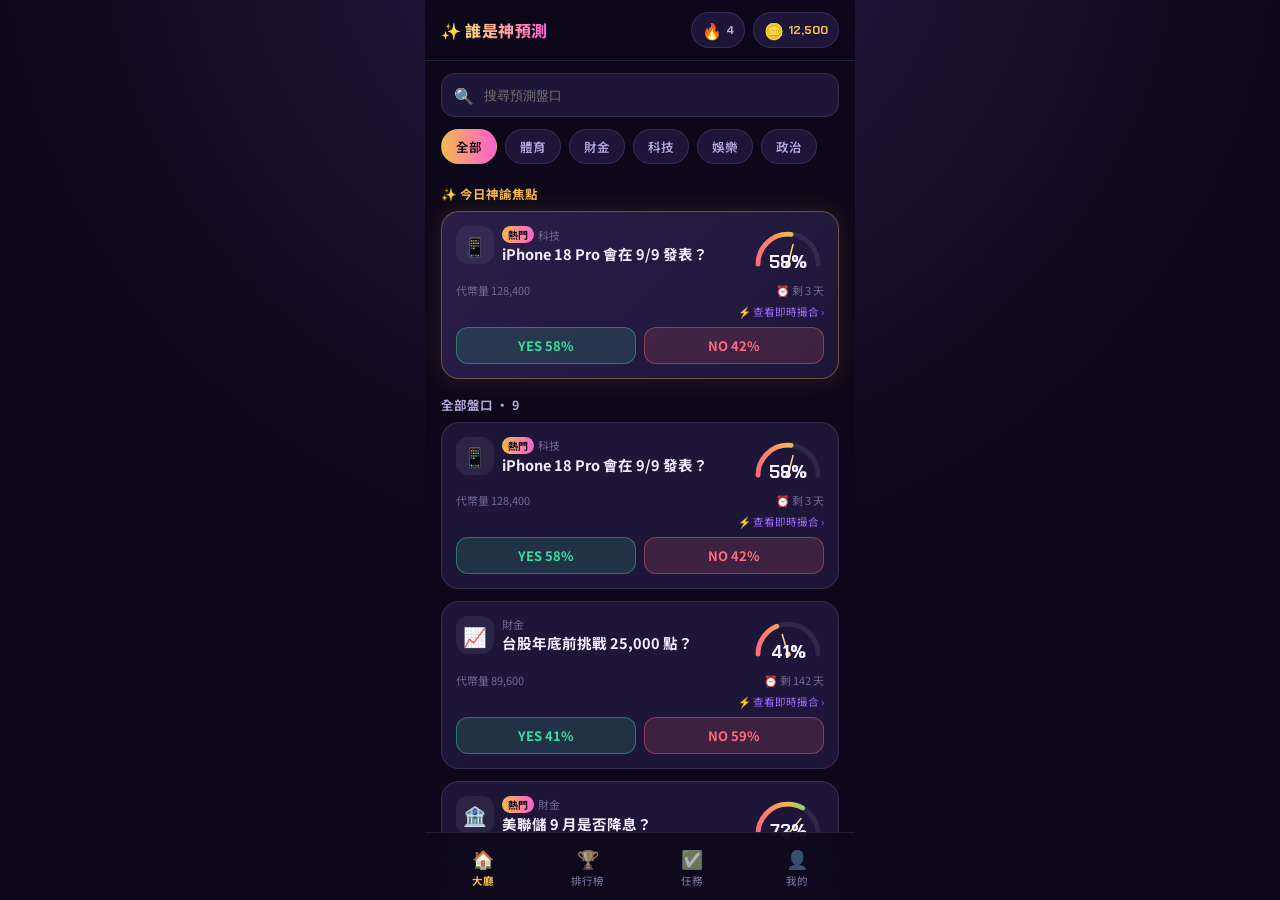
<file: sss.html>
<!DOCTYPE html>
<html lang="zh-Hant">
<head>
<meta charset="UTF-8" />
<meta name="viewport" content="width=device-width, initial-scale=1, viewport-fit=cover" />
<title>誰是神預測</title>
<link rel="preconnect" href="https://fonts.googleapis.com" />
<link href="https://fonts.googleapis.com/css2?family=Noto+Sans+TC:wght@400;500;700;900&family=Chakra+Petch:wght@600;700&display=swap" rel="stylesheet" />
<style>
  :root {
    --bg0:#0D0819; --bg1:#150E2A; --surface:#1E1638; --surfaceHi:#291E4A;
    --border:rgba(197,178,255,0.14); --gold:#F3B84E; --goldBright:#FFD97A;
    --violet:#9C6BFF; --magenta:#FF5FD1; --yes:#3ADFA0; --no:#FF6B7A;
    --textPrimary:#F4EFFF; --textSecondary:#B3A6DB; --textMuted:#736695;
  }
  * { box-sizing: border-box; }
  html, body { margin:0; padding:0; height:100%; background:var(--bg0); font-family:'Noto Sans TC', sans-serif; }
  input::-webkit-outer-spin-button, input::-webkit-inner-spin-button { -webkit-appearance:none; margin:0; }
  #stage::-webkit-scrollbar, .scroll-area::-webkit-scrollbar { display:none; }
  .num { font-family:'Chakra Petch', sans-serif; }
  .row { display:flex; align-items:center; }
  .col { display:flex; flex-direction:column; }
  .between { justify-content:space-between; }
  .center { justify-content:center; }
  .g1{gap:4px} .g2{gap:8px} .g3{gap:12px}
  .wrap { min-width:0; }
  .ellipsis { overflow:hidden; text-overflow:ellipsis; white-space:nowrap; }
  .clamp2 { overflow:hidden; display:-webkit-box; -webkit-line-clamp:2; -webkit-box-orient:vertical; }
  button { cursor:pointer; font-family:inherit; }
  #outer {
    height:100dvh; display:flex; justify-content:center;
    background: radial-gradient(circle at 50% -10%, #241a44, var(--bg0) 55%);
  }
  #phone {
    width:100%; max-width:430px; height:100dvh; position:relative;
    background:var(--bg0); overflow:hidden; display:flex; flex-direction:column;
  }
  #header {
    position:sticky; top:0; z-index:20; background:rgba(13,8,25,0.92);
    backdrop-filter:blur(10px); border-bottom:1px solid var(--border);
    padding:12px 16px; flex-shrink:0;
  }
  .pill { background:var(--surface); border:1px solid var(--border); border-radius:999px; padding:5px 10px; }
  .scroll-area { flex:1; overflow-y:auto; padding-bottom:78px; }
  #bottomnav {
    position:absolute; bottom:0; left:0; right:0; z-index:30;
    background:rgba(13,8,25,0.92); backdrop-filter:blur(10px);
    border-top:1px solid var(--border); display:flex;
    padding:8px 6px calc(8px + env(safe-area-inset-bottom));
  }
  .navbtn { flex:1; padding:4px 0; background:transparent; border:none; display:flex; flex-direction:column; align-items:center; gap:2px; }
  .card { background:var(--surface); border:1px solid var(--border); border-radius:18px; padding:14px; }
  .chip { flex-shrink:0; font-size:12.5px; font-weight:600; padding:7px 14px; border-radius:999px; white-space:nowrap; border:1px solid var(--border); background:var(--surface); color:var(--textSecondary); }
  .chip.active { background:linear-gradient(90deg, var(--gold), var(--magenta)); color:var(--bg0); border-color:transparent; }
  .betbtn { flex:1; border-radius:12px; padding:8px 0; font-weight:700; font-size:13px; border:1px solid; }
  .questbar { flex:1; height:7px; border-radius:999px; background:rgba(255,255,255,0.08); overflow:hidden; }
  .overlay { position:absolute; inset:0; z-index:40; display:flex; align-items:flex-end; }
  .sheet { position:relative; width:100%; background:var(--bg1); border-radius:22px 22px 0 0; padding:10px 18px 22px; border:1px solid var(--border); border-bottom:none; }
  @keyframes pulse { 0%,100% { opacity:1; } 50% { opacity:0.25; } }
</style>
</head>
<body>
<div id="outer"><div id="phone">
  <header id="header"></header>
  <div id="tabContent" class="scroll-area"></div>
  <nav id="bottomnav"></nav>
  <div id="betSheetRoot"></div>
  <div id="toastRoot"></div>
</div></div>

<script>
/* ---------------------------------------------------------------- */
/* DATA                                                               */
/* ---------------------------------------------------------------- */
const CATEGORIES = [
  { id:"all", label:"全部" }, { id:"sports", label:"體育" },
  { id:"finance", label:"財金" }, { id:"tech", label:"科技" },
  { id:"ent", label:"娛樂" }, { id:"politics", label:"政治" },
];

const MARKETS = [
  { id:"m1", category:"tech", emoji:"📱", hot:true, title:"iPhone 18 Pro 會在 9/9 發表？", yesPct:58, volume:128400, endsIn:"3 天" },
  { id:"m2", category:"finance", emoji:"📈", hot:false, title:"台股年底前挑戰 25,000 點？", yesPct:41, volume:89600, endsIn:"142 天" },
  { id:"m3", category:"finance", emoji:"🏦", hot:true, title:"美聯儲 9 月是否降息？", yesPct:72, volume:156200, endsIn:"18 天" },
  { id:"m4", category:"sports", emoji:"⚾", hot:true, title:"中華隊拿下 12 強賽冠軍？", yesPct:34, volume:203100, endsIn:"9 天" },
  { id:"m5", category:"sports", emoji:"🏀", hot:false, title:"湖人晉級西區冠軍賽？", yesPct:47, volume:98700, endsIn:"61 天" },
  { id:"m6", category:"sports", emoji:"🏅", hot:false, title:"台灣男籃打進奧運？", yesPct:22, volume:45300, endsIn:"204 天" },
  { id:"m7", category:"ent", emoji:"🎬", hot:false, title:"金馬獎最佳影片由台灣片奪下？", yesPct:55, volume:34200, endsIn:"76 天" },
  { id:"m8", category:"politics", emoji:"🏛️", hot:false, title:"下屆行政院長是否留任？", yesPct:63, volume:67100, endsIn:"30 天" },
  { id:"m9", category:"tech", emoji:"🤖", hot:false, title:"GPT-6 是否於今年發表？", yesPct:29, volume:112400, endsIn:"50 天" },
];

const LEADERBOARD = [
  { rank:1, name:"占卜師阿凱", avatar:"🔮", tokens:482300, change:"up" },
  { rank:2, name:"神算子", avatar:"🧙", tokens:451900, change:"up" },
  { rank:3, name:"財金小天后", avatar:"👑", tokens:439200, change:"down" },
  { rank:4, name:"球評阿仁", avatar:"🏀", tokens:388100, change:"up" },
  { rank:5, name:"夜市預言家", avatar:"🌙", tokens:356700, change:"same" },
  { rank:6, name:"指數獵人", avatar:"📊", tokens:331500, change:"down" },
  { rank:7, name:"K線忍者", avatar:"🥷", tokens:298800, change:"up" },
  { rank:8, name:"棒球通", avatar:"⚾", tokens:271200, change:"same" },
  { rank:9, name:"電影咖", avatar:"🎞️", tokens:254600, change:"down" },
  { rank:10, name:"政經觀察員", avatar:"🗞️", tokens:238900, change:"up" },
];

const STREAK_DAYS = ["一","二","三","四","五","六","日"];
const STREAK_DONE = [true,true,true,true,false,false,false];

const TRADE_NAMES = ["占卜師阿凱","神算子","財金小天后","球評阿仁","夜市預言家","指數獵人","K線忍者","棒球通","電影咖","政經觀察員","匿名玩家","新手占卜生"];
const TRADE_AVATARS = ["🔮","🧙","👑","🏀","🌙","📊","🥷","⚾","🎞️","🗞️","🕵️","🐣"];
function randomTrader() {
  const i = Math.floor(Math.random() * TRADE_NAMES.length);
  return { name: TRADE_NAMES[i], avatar: TRADE_AVATARS[i] };
}
const live = {}; // per-market real-time matching state: { pct, history[], trades[], intervalId }

/* ---------------------------------------------------------------- */
/* STATE                                                              */
/* ---------------------------------------------------------------- */
const state = {
  tab: "lobby",
  tokens: 12500,
  cat: "all",
  query: "",
  quests: [
    { id:"q1", title:"完成 3 場預測下注", progress:2, target:3, reward:200, claimed:false },
    { id:"q2", title:"單筆下注滿 500 代幣", progress:1, target:1, reward:150, claimed:false },
    { id:"q3", title:"每日登入誰是神預測", progress:1, target:1, reward:50, claimed:true },
    { id:"q4", title:"在「財金」分類下注一次", progress:0, target:1, reward:100, claimed:false },
    { id:"q5", title:"邀請一位好友加入", progress:0, target:1, reward:300, claimed:false },
  ],
  bets: [],
  betTarget: null,   // { marketId, side }
  betAmount: 100,
  detailMarketId: null,
};

const fmt = (n) => n.toLocaleString("zh-TW");
let dialSeq = 0;

/* ---------------------------------------------------------------- */
/* ORACLE DIAL (signature gauge)                                      */
/* ---------------------------------------------------------------- */
function oracleDial(yesPct, size) {
  size = size || 92;
  const id = "dg" + (dialSeq++);
  const r = 46, cx = 60, cy = 60;
  const arcLen = Math.PI * r;
  const progLen = (yesPct / 100) * arcLen;
  const needleDeg = (yesPct - 50) * 1.8;
  return `
  <div style="width:${size}px;height:${size*0.66}px;position:relative;">
    <svg viewBox="0 0 120 72" width="100%" height="100%">
      <defs>
        <linearGradient id="${id}" x1="0%" y1="0%" x2="100%" y2="0%">
          <stop offset="0%" stop-color="var(--no)" />
          <stop offset="50%" stop-color="var(--gold)" />
          <stop offset="100%" stop-color="var(--yes)" />
        </linearGradient>
      </defs>
      <path d="M 10 ${cy} A ${r} ${r} 0 0 1 110 ${cy}" fill="none" stroke="rgba(255,255,255,0.08)" stroke-width="8" stroke-linecap="round" />
      <path d="M 10 ${cy} A ${r} ${r} 0 0 1 110 ${cy}" fill="none" stroke="url(#${id})" stroke-width="8" stroke-linecap="round"
            stroke-dasharray="${progLen} ${arcLen}" />
      <g transform="rotate(${needleDeg} ${cx} ${cy})">
        <line x1="${cx}" y1="${cy}" x2="${cx}" y2="${cy-34}" stroke="var(--goldBright)" stroke-width="2.5" stroke-linecap="round" />
        <circle cx="${cx}" cy="${cy}" r="4.5" fill="var(--goldBright)" />
      </g>
    </svg>
    <div style="position:absolute;left:0;right:0;bottom:0;text-align:center;">
      <span class="num" style="font-size:18px;font-weight:700;color:var(--textPrimary);">${yesPct}%</span>
    </div>
  </div>`;
}

/* ---------------------------------------------------------------- */
/* MARKET CARD                                                        */
/* ---------------------------------------------------------------- */
function marketCard(m, large) {
  const catLabel = CATEGORIES.find(c => c.id === m.category)?.label || "";
  return `
  <div class="card" style="cursor:pointer;${large ? `background:linear-gradient(135deg,var(--surfaceHi),var(--surface));border-color:rgba(243,184,78,0.35);box-shadow:0 0 24px rgba(243,184,78,0.12);` : ""}" onclick="openDetail('${m.id}')">
    <div class="row between g2" style="align-items:flex-start;">
      <div class="row g2 wrap" style="align-items:flex-start;">
        <div style="width:38px;height:38px;border-radius:12px;flex-shrink:0;display:flex;align-items:center;justify-content:center;font-size:19px;background:rgba(255,255,255,0.06);">${m.emoji}</div>
        <div class="wrap">
          <div class="row g1">
            ${m.hot ? `<span style="font-size:10px;font-weight:700;color:var(--bg0);background:linear-gradient(90deg,var(--gold),var(--magenta));border-radius:999px;padding:1px 6px;">熱門</span>` : ""}
            <span style="font-size:11px;color:var(--textMuted);">${catLabel}</span>
          </div>
          <div class="clamp2" style="font-size:14.5px;font-weight:700;color:var(--textPrimary);margin-top:2px;line-height:1.3;">${m.title}</div>
        </div>
      </div>
      ${oracleDial(m.yesPct, 72)}
    </div>
    <div class="row between" style="font-size:11px;color:var(--textMuted);margin-top:8px;">
      <span>代幣量 ${fmt(m.volume)}</span>
      <span class="row g1">⏰ 剩 ${m.endsIn}</span>
    </div>
    <div style="text-align:right;font-size:10.5px;color:var(--violet);margin-top:6px;">⚡ 查看即時撮合 ›</div>
    <div class="row g2" style="margin-top:8px;">
      <button class="betbtn" style="background:rgba(58,223,160,0.14);color:var(--yes);border-color:rgba(58,223,160,0.4);" onclick="event.stopPropagation();openBet('${m.id}','YES')">YES ${m.yesPct}%</button>
      <button class="betbtn" style="background:rgba(255,107,122,0.14);color:var(--no);border-color:rgba(255,107,122,0.4);" onclick="event.stopPropagation();openBet('${m.id}','NO')">NO ${100 - m.yesPct}%</button>
    </div>
  </div>`;
}

/* ---------------------------------------------------------------- */
/* LOBBY                                                              */
/* ---------------------------------------------------------------- */
function chipsHTML() {
  return CATEGORIES.map(c => `<button class="chip ${state.cat === c.id ? "active" : ""}" onclick="onCategoryClick('${c.id}')">${c.label}</button>`).join("");
}
function featuredHTML() {
  if (state.cat !== "all" || state.query !== "") return "";
  const featured = MARKETS.find(m => m.hot);
  if (!featured) return "";
  return `
  <div style="margin-top:16px;">
    <div class="row g1" style="color:var(--gold);font-size:12.5px;font-weight:700;margin-bottom:8px;">✨ 今日神諭焦點</div>
    ${marketCard(featured, true)}
  </div>`;
}
function marketListHTML() {
  const q = state.query.trim();
  const filtered = MARKETS.filter(m => (state.cat === "all" || m.category === state.cat) && (q === "" || m.title.includes(q)));
  return `
  <div style="font-size:12.5px;font-weight:700;color:var(--textSecondary);margin-bottom:8px;">全部盤口 · ${filtered.length}</div>
  <div class="col g3">
    ${filtered.map(m => marketCard(m, false)).join("")}
    ${filtered.length === 0 ? `<div style="text-align:center;color:var(--textMuted);font-size:13px;padding:30px 0;">找不到符合的盤口，換個分類看看吧</div>` : ""}
  </div>`;
}
function buildLobby() {
  return `
  <div style="padding:0 16px 16px;">
    <div class="row g2" style="background:var(--surface);border:1px solid var(--border);border-radius:14px;padding:9px 12px;margin:12px 0;">
      🔍
      <input id="searchInput" oninput="onSearchInput(this.value)" placeholder="搜尋預測盤口"
        style="background:transparent;border:none;outline:none;color:var(--textPrimary);font-size:13px;width:100%;" />
    </div>
    <div id="chipsContainer" class="row g2" style="overflow-x:auto;padding-bottom:4px;">${chipsHTML()}</div>
    <div id="featuredContainer">${featuredHTML()}</div>
    <div id="marketListContainer" style="margin-top:16px;">${marketListHTML()}</div>
  </div>`;
}
function refreshLobbyDynamic(skipChips) {
  if (!skipChips) document.getElementById("chipsContainer").innerHTML = chipsHTML();
  document.getElementById("featuredContainer").innerHTML = featuredHTML();
  document.getElementById("marketListContainer").innerHTML = marketListHTML();
}
function onCategoryClick(id) { state.cat = id; refreshLobbyDynamic(false); }
function onSearchInput(v) { state.query = v; refreshLobbyDynamic(true); }

/* ---------------------------------------------------------------- */
/* LEADERBOARD                                                        */
/* ---------------------------------------------------------------- */
function buildLeaderboard() {
  const myRank = 23;
  const podium = LEADERBOARD.slice(0, 3);
  const rest = LEADERBOARD.slice(3);
  const order = [podium[1], podium[0], podium[2]];
  const heights = [64, 86, 52];
  const medal = ["#C9CFE0", "var(--gold)", "#D08A54"];

  const podiumHTML = order.map((p, i) => `
    <div class="col" style="align-items:center;width:92px;">
      ${p.rank === 1 ? `<div style="margin-bottom:2px;">👑</div>` : `<div style="height:20px;"></div>`}
      <div style="width:52px;height:52px;border-radius:50%;font-size:24px;display:flex;align-items:center;justify-content:center;background:var(--surfaceHi);border:2px solid ${medal[i]};">${p.avatar}</div>
      <div style="font-size:12px;font-weight:700;color:var(--textPrimary);margin-top:6px;text-align:center;">${p.name}</div>
      <div class="num" style="font-size:11px;color:var(--gold);">${fmt(p.tokens)}</div>
      <div style="width:100%;height:${heights[i]}px;margin-top:8px;border-radius:10px 10px 0 0;background:linear-gradient(180deg, ${medal[i]}55, ${medal[i]}11);border:1px solid ${medal[i]}66;border-bottom:none;display:flex;justify-content:center;padding-top:6px;">
        <span class="num" style="font-weight:800;color:${medal[i]};font-size:18px;">${p.rank}</span>
      </div>
    </div>`).join("");

  const restHTML = rest.map(p => `
    <div class="row g3" style="background:var(--surface);border:1px solid var(--border);border-radius:14px;padding:10px 12px;">
      <span class="num" style="width:20px;text-align:center;font-weight:700;color:var(--textMuted);">${p.rank}</span>
      <span style="font-size:20px;">${p.avatar}</span>
      <span style="flex:1;font-size:13.5px;font-weight:600;color:var(--textPrimary);">${p.name}</span>
      ${p.change === "up" ? `<span style="color:var(--yes);">📈</span>` : p.change === "down" ? `<span style="color:var(--no);">📉</span>` : ""}
      <span class="num" style="font-weight:700;color:var(--gold);font-size:13px;">${fmt(p.tokens)}</span>
    </div>`).join("");

  return `
  <div style="padding:0 16px 16px;">
    <div style="font-size:17px;font-weight:800;color:var(--textPrimary);margin-top:16px;margin-bottom:2px;">神預測排行榜</div>
    <div style="font-size:12px;color:var(--textMuted);margin-bottom:16px;">本週代幣累積排名</div>
    <div class="row g3" style="align-items:flex-end;justify-content:center;">${podiumHTML}</div>
    <div class="col g2" style="margin-top:24px;">${restHTML}</div>
    <div class="row g3" style="margin-top:16px;background:linear-gradient(90deg, rgba(243,184,78,0.16), rgba(255,95,209,0.1));border:1px solid rgba(243,184,78,0.4);border-radius:14px;padding:10px 12px;">
      <span class="num" style="width:20px;text-align:center;font-weight:700;color:var(--gold);">${myRank}</span>
      <span style="font-size:20px;">🧑‍🚀</span>
      <span style="flex:1;font-size:13.5px;font-weight:700;color:var(--textPrimary);">你</span>
      <span class="num" style="font-weight:700;color:var(--gold);font-size:13px;">${fmt(state.tokens)}</span>
    </div>
  </div>`;
}

/* ---------------------------------------------------------------- */
/* QUESTS                                                             */
/* ---------------------------------------------------------------- */
function buildQuests() {
  const streakRow = STREAK_DAYS.map((d, i) => `
    <div class="col g1" style="align-items:center;">
      <div style="width:28px;height:28px;border-radius:50%;display:flex;align-items:center;justify-content:center;
        background:${STREAK_DONE[i] ? "linear-gradient(135deg,var(--gold),var(--magenta))" : "rgba(255,255,255,0.06)"};
        border:${STREAK_DONE[i] ? "none" : "1px solid var(--border)"};">
        ${STREAK_DONE[i] ? `<span style="font-size:13px;">🔥</span>` : ""}
      </div>
      <span style="font-size:10px;color:var(--textMuted);">${d}</span>
    </div>`).join("");

  const questItems = state.quests.map(q => {
    const done = q.progress >= q.target;
    return `
    <div class="card" style="padding:14px;">
      <div class="row between" style="margin-bottom:8px;">
        <span style="font-size:13.5px;font-weight:700;color:var(--textPrimary);">${q.title}</span>
        <span class="num row g1" style="font-size:12.5px;font-weight:700;color:var(--gold);">🪙 +${q.reward}</span>
      </div>
      <div class="row g3">
        <div class="questbar">
          <div style="width:${Math.min(100,(q.progress/q.target)*100)}%;height:100%;background:${done ? "linear-gradient(90deg,var(--yes),var(--gold))" : "linear-gradient(90deg,var(--violet),var(--magenta))"};"></div>
        </div>
        <span class="num" style="font-size:11px;color:var(--textMuted);">${q.progress}/${q.target}</span>
        ${q.claimed
          ? `<span style="font-size:11.5px;color:var(--textMuted);display:flex;align-items:center;gap:3px;">✔ 已領取</span>`
          : `<button ${done ? "" : "disabled"} onclick="claimQuest('${q.id}')" style="font-size:11.5px;font-weight:700;padding:5px 12px;border-radius:999px;flex-shrink:0;
              background:${done ? "linear-gradient(90deg,var(--gold),var(--magenta))" : "rgba(255,255,255,0.06)"};
              color:${done ? "var(--bg0)" : "var(--textMuted)"};
              border:${done ? "none" : "1px solid var(--border)"};">領取</button>`}
      </div>
    </div>`;
  }).join("");

  return `
  <div style="padding:0 16px 16px;">
    <div style="font-size:17px;font-weight:800;color:var(--textPrimary);margin-top:16px;margin-bottom:2px;">每日任務</div>
    <div style="font-size:12px;color:var(--textMuted);margin-bottom:14px;">每天 00:00 重置，完成任務領代幣</div>
    <div class="card" style="margin-bottom:16px;">
      <div class="row g1" style="margin-bottom:12px;"><span>🔥</span><span style="font-size:13px;font-weight:700;color:var(--textPrimary);">連續登入 4 天</span></div>
      <div class="row between">${streakRow}</div>
    </div>
    <div class="col g3">${questItems}</div>
  </div>`;
}

function claimQuest(id) {
  const q = state.quests.find(q => q.id === id);
  if (!q || q.claimed || q.progress < q.target) return;
  q.claimed = true;
  state.tokens += q.reward;
  showToast(`已領取 ${q.reward} 代幣！`);
  renderHeader();
  document.getElementById("tabContent").innerHTML = buildQuests();
}

/* ---------------------------------------------------------------- */
/* PROFILE                                                            */
/* ---------------------------------------------------------------- */
function buildProfile() {
  const winRate = 58;
  const stats = [
    { label:"勝率", value:`${winRate}%` },
    { label:"總場次", value: state.bets.length + 24 },
    { label:"最佳連勝", value:"6" },
  ];
  const statsHTML = stats.map(s => `
    <div class="card" style="padding:12px 0;text-align:center;">
      <div class="num" style="font-size:16px;font-weight:800;color:var(--gold);">${s.value}</div>
      <div style="font-size:11px;color:var(--textMuted);margin-top:2px;">${s.label}</div>
    </div>`).join("");

  const betsHTML = state.bets.length === 0
    ? `<div style="text-align:center;color:var(--textMuted);font-size:13px;padding:24px 0;background:var(--surface);border-radius:14px;border:1px solid var(--border);">尚無下注紀錄，去大廳看看熱門預測吧！</div>`
    : [...state.bets].reverse().map(b => {
        const m = MARKETS.find(mk => mk.id === b.marketId);
        return `
        <div class="row g3" style="background:var(--surface);border:1px solid var(--border);border-radius:14px;padding:10px 12px;">
          <span style="font-size:18px;">${m ? m.emoji : ""}</span>
          <div class="wrap" style="flex:1;">
            <div class="ellipsis" style="font-size:12.5px;font-weight:700;color:var(--textPrimary);">${m ? m.title : ""}</div>
            <div style="font-size:11px;color:var(--textMuted);">${b.side} · ${fmt(b.amount)} 代幣</div>
          </div>
          <span style="font-size:11px;font-weight:700;color:var(--violet);background:rgba(156,107,255,0.14);border-radius:999px;padding:3px 9px;">待開獎</span>
        </div>`;
      }).join("");

  return `
  <div style="padding:0 16px 16px;">
    <div class="col" style="align-items:center;margin:24px 0 20px;">
      <div style="width:76px;height:76px;border-radius:50%;font-size:34px;display:flex;align-items:center;justify-content:center;background:linear-gradient(135deg,var(--surfaceHi),var(--surface));border:2px solid var(--gold);">🧑‍🚀</div>
      <div style="font-size:16px;font-weight:800;color:var(--textPrimary);margin-top:8px;">神預測見習生</div>
      <span style="font-size:11px;font-weight:700;color:var(--bg0);background:var(--gold);border-radius:999px;padding:2px 10px;margin-top:4px;">Lv.7 占卜學徒</span>
    </div>
    <div class="row center g2" style="background:linear-gradient(135deg, rgba(243,184,78,0.16), rgba(156,107,255,0.12));border:1px solid rgba(243,184,78,0.35);border-radius:18px;padding:18px 0;margin-bottom:14px;">
      <span style="font-size:22px;">🪙</span>
      <span class="num" style="font-size:28px;font-weight:800;color:var(--textPrimary);" id="profileTokens">${fmt(state.tokens)}</span>
    </div>
    <div style="display:grid;grid-template-columns:repeat(3,1fr);gap:8px;margin-bottom:20px;">${statsHTML}</div>
    <div style="font-size:13px;font-weight:700;color:var(--textSecondary);margin-bottom:8px;">近期下注紀錄</div>
    <div class="col g2">${betsHTML}</div>
  </div>`;
}

/* ---------------------------------------------------------------- */
/* BET SHEET                                                          */
/* ---------------------------------------------------------------- */
function openBet(marketId, side) {
  state.betTarget = { marketId, side };
  state.betAmount = 100;
  renderBetSheet();
}
function closeBet() {
  state.betTarget = null;
  document.getElementById("betSheetRoot").innerHTML = "";
}
function setBetSide(side) {
  state.betTarget.side = side;
  renderBetSheet();
}
function setAmount(v) {
  state.betAmount = v === "MAX" ? state.tokens : v;
  renderBetSheet();
}
function onAmountInput(v) {
  state.betAmount = Math.max(0, Number(v) || 0);
  updateBetComputed();
}
function updateBetComputed() {
  const m = MARKETS.find(mk => mk.id === state.betTarget.marketId);
  const side = state.betTarget.side;
  const pct = side === "YES" ? m.yesPct : 100 - m.yesPct;
  const amount = state.betAmount;
  const payout = amount > 0 ? Math.round(amount * (100 / pct)) : 0;
  document.getElementById("payoutValue").textContent = fmt(payout);
  const confirmBtn = document.getElementById("confirmBetBtn");
  const valid = amount > 0 && amount <= state.tokens;
  confirmBtn.disabled = !valid;
  confirmBtn.style.background = valid ? "linear-gradient(90deg,var(--gold),var(--magenta))" : "rgba(255,255,255,0.08)";
  confirmBtn.style.color = valid ? "var(--bg0)" : "var(--textMuted)";
}
function renderBetSheet() {
  const t = state.betTarget;
  if (!t) { document.getElementById("betSheetRoot").innerHTML = ""; return; }
  const m = MARKETS.find(mk => mk.id === t.marketId);
  const side = t.side;
  const pct = side === "YES" ? m.yesPct : 100 - m.yesPct;
  const amount = state.betAmount;
  const payout = amount > 0 ? Math.round(amount * (100 / pct)) : 0;
  const valid = amount > 0 && amount <= state.tokens;

  document.getElementById("betSheetRoot").innerHTML = `
  <div class="overlay">
    <div style="position:absolute;inset:0;background:rgba(8,5,16,0.72);" onclick="closeBet()"></div>
    <div class="sheet">
      <div style="width:36px;height:4px;border-radius:999px;background:var(--border);margin:4px auto 14px;"></div>
      <div class="row between" style="align-items:flex-start;">
        <div class="row g2" style="max-width:85%;">
          <span style="font-size:20px;">${m.emoji}</span>
          <span style="font-size:14.5px;font-weight:700;color:var(--textPrimary);line-height:1.3;">${m.title}</span>
        </div>
        <button onclick="closeBet()" style="background:none;border:none;color:var(--textMuted);font-size:16px;">✖</button>
      </div>
      <div class="row g2" style="margin-top:16px;">
        <button onclick="setBetSide('YES')" style="flex:1;padding:10px 0;border-radius:12px;font-weight:800;font-size:14px;
          background:${side === "YES" ? "rgba(58,223,160,0.2)" : "transparent"};
          border:1.5px solid ${side === "YES" ? "var(--yes)" : "var(--border)"};
          color:${side === "YES" ? "var(--yes)" : "var(--textMuted)"};">YES ${m.yesPct}%</button>
        <button onclick="setBetSide('NO')" style="flex:1;padding:10px 0;border-radius:12px;font-weight:800;font-size:14px;
          background:${side === "NO" ? "rgba(255,107,122,0.2)" : "transparent"};
          border:1.5px solid ${side === "NO" ? "var(--no)" : "var(--border)"};
          color:${side === "NO" ? "var(--no)" : "var(--textMuted)"};">NO ${100 - m.yesPct}%</button>
      </div>
      <div style="font-size:12px;color:var(--textMuted);margin:16px 0 8px;">下注代幣數</div>
      <div class="row between" style="background:var(--surface);border:1px solid var(--border);border-radius:14px;padding:12px 14px;">
        <div class="row g2">
          <span>🪙</span>
          <input id="amountInput" type="number" value="${amount}" oninput="onAmountInput(this.value)"
            style="background:transparent;border:none;outline:none;color:var(--textPrimary);font-size:20px;font-weight:800;width:110px;" class="num" />
        </div>
        <span style="font-size:11px;color:var(--textMuted);">持有 ${fmt(state.tokens)}</span>
      </div>
      <div class="row g2" style="margin-top:8px;">
        ${[100,500,1000].map(a => `<button onclick="setAmount(${a})" style="flex:1;padding:7px 0;border-radius:10px;font-size:12.5px;font-weight:600;background:rgba(255,255,255,0.06);color:var(--textSecondary);border:1px solid var(--border);">${a}</button>`).join("")}
        <button onclick="setAmount('MAX')" style="flex:1;padding:7px 0;border-radius:10px;font-size:12.5px;font-weight:700;background:rgba(243,184,78,0.14);color:var(--gold);border:1px solid rgba(243,184,78,0.4);">全部</button>
      </div>
      <div class="row between" style="margin-top:16px;font-size:12.5px;color:var(--textSecondary);">
        <span>預估可得（含本金）</span>
        <span id="payoutValue" class="num" style="color:var(--gold);font-weight:800;font-size:15px;">${fmt(payout)}</span>
      </div>
      <button id="confirmBetBtn" ${valid ? "" : "disabled"} onclick="confirmBet()" style="width:100%;margin-top:14px;padding:13px 0;border-radius:14px;font-size:15px;font-weight:800;border:none;
        background:${valid ? "linear-gradient(90deg,var(--gold),var(--magenta))" : "rgba(255,255,255,0.08)"};
        color:${valid ? "var(--bg0)" : "var(--textMuted)"};">確認下注</button>
    </div>
  </div>`;
}
function confirmBet() {
  const t = state.betTarget;
  const amount = state.betAmount;
  if (!t || amount <= 0 || amount > state.tokens) return;
  state.tokens -= amount;
  state.bets.push({ marketId: t.marketId, side: t.side, amount });
  closeBet();
  showToast("下注成功，靜候神諭揭曉！");
  if (state.detailMarketId) {
    renderDetailHeader(MARKETS.find(mk => mk.id === state.detailMarketId));
  } else {
    renderHeader();
    if (state.tab === "profile") document.getElementById("tabContent").innerHTML = buildProfile();
  }
}

/* ---------------------------------------------------------------- */
/* TOAST                                                              */
/* ---------------------------------------------------------------- */
let toastTimer = null;
function showToast(msg) {
  const root = document.getElementById("toastRoot");
  root.innerHTML = `<div style="position:absolute;top:66px;left:50%;transform:translateX(-50%);z-index:50;
    background:var(--surfaceHi);border:1px solid var(--gold);color:var(--textPrimary);padding:9px 18px;border-radius:999px;
    font-size:12.5px;font-weight:700;box-shadow:0 4px 20px rgba(0,0,0,0.4);white-space:nowrap;">${msg}</div>`;
  clearTimeout(toastTimer);
  toastTimer = setTimeout(() => { root.innerHTML = ""; }, 2200);
}

/* ---------------------------------------------------------------- */
/* MARKET DETAIL — real-time matching page                            */
/* ---------------------------------------------------------------- */
function timeAgo(ts) {
  const s = Math.max(0, Math.round((Date.now() - ts) / 1000));
  if (s < 5) return "剛剛";
  if (s < 60) return s + "秒前";
  return Math.round(s / 60) + "分鐘前";
}
function seedTrades(pct) {
  const arr = [];
  let t = Date.now();
  for (let i = 0; i < 6; i++) {
    t -= Math.round(3000 + Math.random() * 6000);
    const side = Math.random() * 100 < pct ? "YES" : "NO";
    const price = side === "YES" ? pct : 100 - pct;
    const trader = randomTrader();
    arr.push({ side, price, amount: Math.round(50 + Math.random() * 950), who: trader.name, avatar: trader.avatar, ts: t });
  }
  return arr;
}
function orderBookLevels(pct) {
  const yes = [], no = [];
  for (let i = 0; i < 5; i++) {
    yes.push({ price: Math.max(1, pct - i), size: Math.round(200 + Math.random() * 2800) });
    no.push({ price: Math.max(1, (100 - pct) - i), size: Math.round(200 + Math.random() * 2800) });
  }
  return { yes, no };
}
function sparkline(history) {
  const w = 300, h = 54, pad = 4;
  const step = history.length > 1 ? (w - 2 * pad) / (history.length - 1) : 0;
  const pts = history.map((v, i) => {
    const x = pad + i * step;
    const y = h - pad - (v / 100) * (h - 2 * pad);
    return `${x.toFixed(1)},${y.toFixed(1)}`;
  }).join(" ");
  const lastX = pad + (history.length - 1) * step;
  const areaPts = `${pad},${h - pad} ${pts} ${lastX.toFixed(1)},${h - pad}`;
  return `<svg viewBox="0 0 ${w} ${h}" width="100%" height="${h}" preserveAspectRatio="none">
    <polygon points="${areaPts}" fill="rgba(243,184,78,0.12)" />
    <polyline points="${pts}" fill="none" stroke="var(--gold)" stroke-width="2" stroke-linejoin="round" stroke-linecap="round" />
  </svg>`;
}

function openDetail(id) {
  const m = MARKETS.find(mk => mk.id === id);
  if (!live[id]) live[id] = { pct: m.yesPct, history: [m.yesPct], trades: seedTrades(m.yesPct), intervalId: null };
  state.detailMarketId = id;
  document.getElementById("bottomnav").style.display = "none";
  renderDetailHeader(m);
  renderDetailBody();
  startLiveTicker(id);
}
function closeDetail() {
  stopLiveTicker(state.detailMarketId);
  state.detailMarketId = null;
  document.getElementById("bottomnav").style.display = "flex";
  renderHeader();
  renderTab();
}
function startLiveTicker(id) {
  stopLiveTicker(id);
  live[id].intervalId = setInterval(() => tick(id), 2200);
}
function stopLiveTicker(id) {
  if (id && live[id] && live[id].intervalId) { clearInterval(live[id].intervalId); live[id].intervalId = null; }
}
function tick(id) {
  const L = live[id];
  if (!L) return;
  const delta = Math.round(Math.random() * 5 - 2.5);
  L.pct = Math.min(97, Math.max(3, L.pct + delta));
  L.history.push(L.pct);
  if (L.history.length > 30) L.history.shift();
  const side = Math.random() * 100 < L.pct ? "YES" : "NO";
  const price = side === "YES" ? L.pct : 100 - L.pct;
  const trader = randomTrader();
  L.trades.unshift({ side, price, amount: Math.round(50 + Math.random() * 950), who: trader.name, avatar: trader.avatar, ts: Date.now() });
  if (L.trades.length > 10) L.trades.pop();
  if (state.detailMarketId === id) {
    renderDetailBody();
    renderDetailHeader(MARKETS.find(mk => mk.id === id));
  }
}
function renderDetailHeader(m) {
  document.getElementById("header").innerHTML = `
  <div class="row g2">
    <button onclick="closeDetail()" style="background:none;border:none;color:var(--textPrimary);font-size:18px;padding:2px 4px 2px 0;">←</button>
    <span style="font-size:18px;">${m.emoji}</span>
    <div class="wrap" style="flex:1;">
      <div class="ellipsis" style="font-size:14px;font-weight:800;color:var(--textPrimary);">${m.title}</div>
      <div style="font-size:11px;color:var(--textMuted);">${CATEGORIES.find(c => c.id === m.category)?.label || ""} · 剩 ${m.endsIn}</div>
    </div>
  </div>`;
}
function bookColumn(levels, max, color, align) {
  return levels.map(l => {
    const w = Math.round((l.size / max) * 100);
    const bar = align === "right"
      ? `<div style="position:absolute;right:0;top:0;bottom:0;width:${w}%;background:${color};opacity:0.2;"></div><span style="position:absolute;right:6px;top:50%;transform:translateY(-50%);font-size:10.5px;color:var(--textSecondary);" class="num">${fmt(l.size)}</span>`
      : `<div style="position:absolute;left:0;top:0;bottom:0;width:${w}%;background:${color};opacity:0.2;"></div><span style="position:absolute;left:6px;top:50%;transform:translateY(-50%);font-size:10.5px;color:var(--textSecondary);" class="num">${fmt(l.size)}</span>`;
    const priceTag = `<span class="num" style="width:32px;text-align:center;font-size:12px;font-weight:700;color:${color};flex-shrink:0;">${l.price}</span>`;
    const barWrap = `<div style="flex:1;height:20px;position:relative;background:rgba(255,255,255,0.04);border-radius:4px;overflow:hidden;">${bar}</div>`;
    return `<div class="row g2" style="padding:3px 0;">${align === "right" ? barWrap + priceTag : priceTag + barWrap}</div>`;
  }).join("");
}
function renderDetailBody() {
  const id = state.detailMarketId;
  const m = MARKETS.find(mk => mk.id === id);
  const L = live[id];
  const pct = L.pct;
  const prevPct = L.history.length > 1 ? L.history[L.history.length - 2] : pct;
  const trendUp = pct >= prevPct;
  const book = orderBookLevels(pct);
  const maxYes = Math.max(...book.yes.map(l => l.size));
  const maxNo = Math.max(...book.no.map(l => l.size));

  const tradesHTML = L.trades.map(t => `
    <div class="row g2" style="padding:6px 0;border-bottom:1px solid var(--border);">
      <span style="font-size:16px;">${t.avatar}</span>
      <div class="wrap" style="flex:1;">
        <span style="font-size:12px;font-weight:600;color:var(--textPrimary);">${t.who}</span>
        <span style="font-size:11.5px;color:${t.side === "YES" ? "var(--yes)" : "var(--no)"};margin-left:6px;">買入 ${t.side} @ ${t.price}</span>
      </div>
      <span class="num" style="font-size:11.5px;color:var(--textSecondary);">${fmt(t.amount)}</span>
      <span style="font-size:10.5px;color:var(--textMuted);width:48px;text-align:right;flex-shrink:0;">${timeAgo(t.ts)}</span>
    </div>`).join("");

  document.getElementById("tabContent").innerHTML = `
  <div style="padding:0 16px 108px;">
    <div class="card" style="margin-top:12px;text-align:center;">
      <div class="row center g2">
        <span class="num" style="font-size:40px;font-weight:800;color:var(--gold);">${pct}%</span>
        <span style="font-size:14px;color:${trendUp ? "var(--yes)" : "var(--no)"};">${trendUp ? "▲" : "▼"}</span>
      </div>
      <div style="font-size:12px;color:var(--textMuted);margin:2px 0 10px;">目前 YES 機率（即時撮合）</div>
      ${sparkline(L.history)}
    </div>

    <div class="row g1" style="margin-top:18px;margin-bottom:8px;">
      <span style="font-size:12.5px;font-weight:700;color:var(--textSecondary);">📖 即時撮合訂單簿</span>
      <span style="width:6px;height:6px;border-radius:50%;background:var(--yes);display:inline-block;animation:pulse 1.4s infinite;"></span>
    </div>
    <div class="card">
      <div class="row between" style="margin-bottom:6px;">
        <span style="font-size:11px;font-weight:700;color:var(--yes);">YES 買盤</span>
        <span style="font-size:11px;font-weight:700;color:var(--no);">NO 買盤</span>
      </div>
      <div class="row g3" style="align-items:flex-start;">
        <div style="flex:1;">${bookColumn(book.yes, maxYes, "var(--yes)", "left")}</div>
        <div style="flex:1;">${bookColumn(book.no, maxNo, "var(--no)", "right")}</div>
      </div>
    </div>

    <div class="row g1" style="margin-top:18px;margin-bottom:8px;">
      <span style="font-size:12.5px;font-weight:700;color:var(--textSecondary);">⚡ 即時成交紀錄</span>
    </div>
    <div class="card" style="padding:2px 14px;">${tradesHTML}</div>
  </div>
  <div style="position:absolute;bottom:0;left:0;right:0;z-index:25;background:rgba(13,8,25,0.95);backdrop-filter:blur(10px);border-top:1px solid var(--border);padding:12px 16px calc(12px + env(safe-area-inset-bottom));">
    <div class="row g2">
      <button class="betbtn" style="background:rgba(58,223,160,0.14);color:var(--yes);border-color:rgba(58,223,160,0.4);padding:12px 0;font-size:15px;" onclick="openBet('${id}','YES')">買 YES ${pct}%</button>
      <button class="betbtn" style="background:rgba(255,107,122,0.14);color:var(--no);border-color:rgba(255,107,122,0.4);padding:12px 0;font-size:15px;" onclick="openBet('${id}','NO')">買 NO ${100 - pct}%</button>
    </div>
  </div>`;
}

/* ---------------------------------------------------------------- */
/* HEADER + BOTTOM NAV                                                */
/* ---------------------------------------------------------------- */
function renderHeader() {
  document.getElementById("header").innerHTML = `
  <div class="row between">
    <div class="row g1">
      <span>✨</span>
      <span style="font-size:16px;font-weight:800;letter-spacing:0.5px;
        background-image:linear-gradient(90deg,var(--goldBright),var(--magenta));
        -webkit-background-clip:text;-webkit-text-fill-color:transparent;">誰是神預測</span>
    </div>
    <div class="row g2">
      <div class="pill row g1">🔥 <span class="num" style="font-size:12px;font-weight:700;color:var(--textSecondary);">4</span></div>
      <div class="pill row g1">🪙 <span class="num" style="font-size:12px;font-weight:700;color:var(--gold);">${fmt(state.tokens)}</span></div>
    </div>
  </div>`;
}
function renderBottomNav() {
  const items = [
    { id:"lobby", label:"大廳", icon:"🏠" },
    { id:"leaderboard", label:"排行榜", icon:"🏆" },
    { id:"quests", label:"任務", icon:"✅" },
    { id:"profile", label:"我的", icon:"👤" },
  ];
  document.getElementById("bottomnav").innerHTML = items.map(it => {
    const active = state.tab === it.id;
    return `<button class="navbtn" onclick="setTab('${it.id}')">
      <span style="font-size:18px;filter:${active ? "none" : "grayscale(60%) opacity(0.7)"};">${it.icon}</span>
      <span style="font-size:10.5px;font-weight:${active ? 700 : 500};color:${active ? "var(--gold)" : "var(--textMuted)"};">${it.label}</span>
    </button>`;
  }).join("");
}

/* ---------------------------------------------------------------- */
/* TAB ROUTER                                                         */
/* ---------------------------------------------------------------- */
function renderTab() {
  const el = document.getElementById("tabContent");
  if (state.tab === "lobby") el.innerHTML = buildLobby();
  else if (state.tab === "leaderboard") el.innerHTML = buildLeaderboard();
  else if (state.tab === "quests") el.innerHTML = buildQuests();
  else if (state.tab === "profile") el.innerHTML = buildProfile();
}
function setTab(tab) {
  state.tab = tab;
  renderBottomNav();
  renderTab();
}

/* ---------------------------------------------------------------- */
/* INIT                                                               */
/* ---------------------------------------------------------------- */
renderHeader();
renderBottomNav();
renderTab();
</script>
</body>
</html>
</file>
